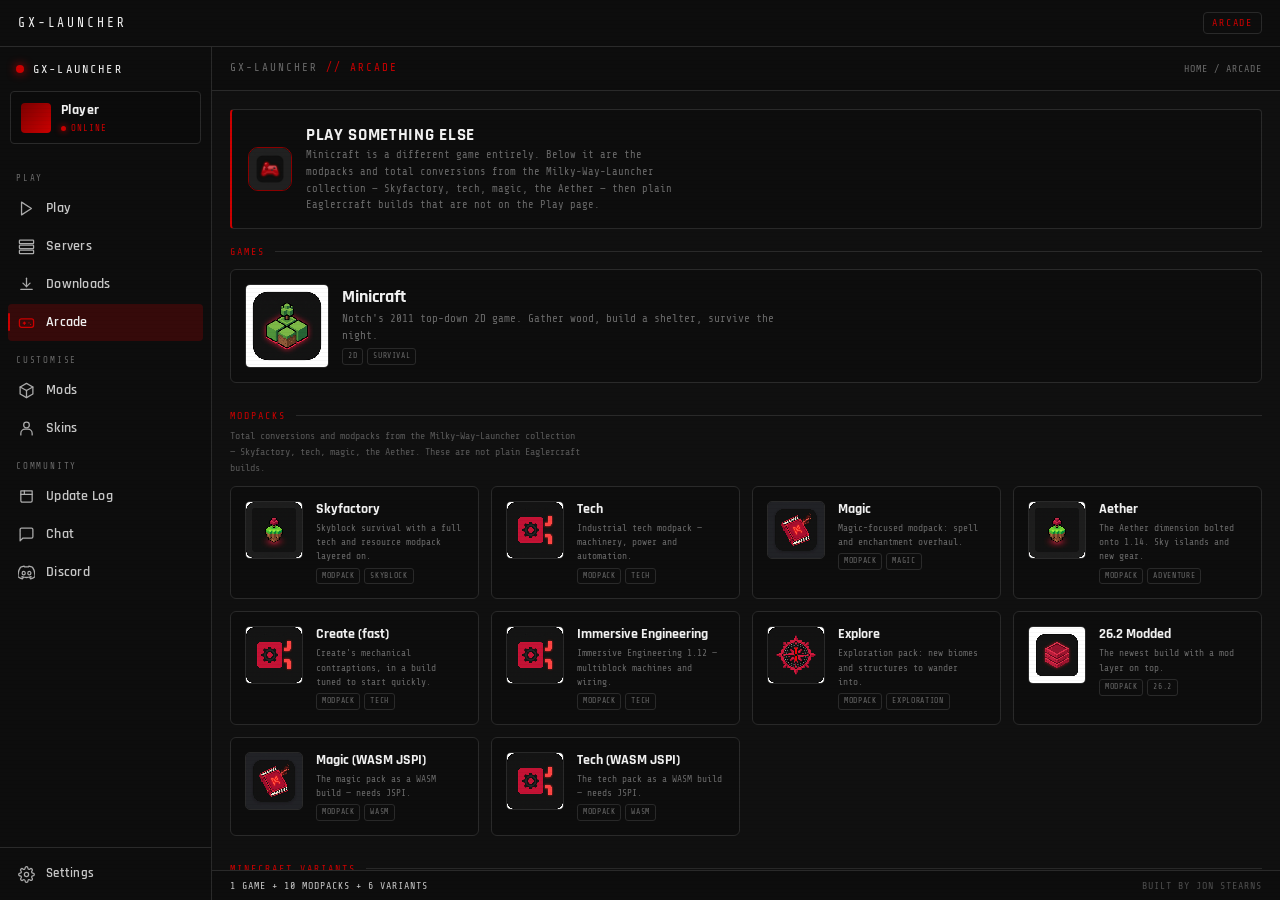
<file: arcade.html>
<!DOCTYPE html>
<html lang="en">
<head>
  <meta charset="UTF-8">
  <meta name="viewport" content="width=device-width, initial-scale=1.0, viewport-fit=cover">
  <title>Arcade — GX-Launcher</title>
  <link rel="icon" type="image/png" href="resources/main.png">
  <link rel="stylesheet" href="styles.css">
  <style>
    .arcade-wrap {
      flex: 1;
      min-height: 0;
      overflow-y: auto;
      padding: var(--pad);
    }
    /* One lead card instead of a bare headline floating over the grid. */
    .arcade-intro {
      display: flex;
      align-items: center;
      gap: 14px;
      padding: 14px 16px;
      margin-bottom: 16px;
      background: var(--panel);
      border: 1px solid var(--border);
      border-left: 2px solid var(--accent);
      border-radius: var(--radius);
    }
    .arcade-intro-text { min-width: 0; }
    .arcade-mark {
      width: 44px;
      height: 44px;
      border-radius: 10px;
      flex: none;
      border: 1px solid var(--border2);
    }
    .arcade-intro h2 {
      font-size: 17px;
      font-weight: 700;
      letter-spacing: .04em;
      text-transform: uppercase;
      color: var(--text-bright);
    }
    .arcade-intro p {
      font-family: var(--mono);
      font-size: 10.5px;
      color: var(--text-dim);
      max-width: 62ch;
      line-height: 1.6;
    }

    .arcade-group { margin-bottom: 26px; }
    .arcade-group + .arcade-group { margin-top: 22px; }
    .arcade-group-note {
      font-family: var(--mono);
      font-size: 10px;
      line-height: 1.6;
      color: var(--text-dim);
      opacity: .8;
      margin: -4px 0 10px;
      max-width: 70ch;
    }
    .arcade-group-title {
      display: flex;
      align-items: center;
      gap: 10px;
      font-family: var(--mono);
      font-size: 10px;
      letter-spacing: .2em;
      text-transform: uppercase;
      color: var(--accent);
      margin-bottom: 10px;
    }
    .arcade-group-title::after {
      content: '';
      flex: 1;
      height: 1px;
      background: var(--border);
    }

    /* A group with a single entry gets a full-width card rather than one
       lonely tile stranded in a four-up grid. */
    .arcade-grid.single { grid-template-columns: minmax(0, 1fr); }
    .arcade-grid.single .game-card { align-items: center; }
    .arcade-grid.single .game-icon { width: 84px; height: 84px; }
    .arcade-grid.single .game-name { font-size: 18px; }
    .arcade-grid.single .game-blurb { -webkit-line-clamp: 2; font-size: 11px; max-width: 74ch; }

    .arcade-grid {
      display: grid;
      grid-template-columns: repeat(auto-fill, minmax(232px, 1fr));
      gap: 12px;
    }
    .arcade-wrap { padding-bottom: 28px; }

    .game-card {
      position: relative;
      display: flex;
      gap: 13px;
      padding: 14px;
      border-bottom: 2px solid transparent;
      background: var(--panel);
      border: 1px solid var(--border);
      border-radius: 6px;
      cursor: pointer;
      text-align: left;
      transition: border-color .14s, background .14s, transform .14s;
    }
    .game-card:hover {
      border-color: var(--accent);
      border-bottom-color: var(--accent);
      background: var(--bg2);
      transform: translateY(-1px);
    }
    .game-card:focus-visible { outline: 2px solid var(--accent); outline-offset: 2px; }

    .game-icon {
      width: 58px;
      height: 58px;
      flex: 0 0 auto;
      border-radius: 5px;
      background: var(--bg3);
      border: 1px solid var(--border);
      display: grid;
      place-items: center;
      overflow: hidden;
      font-family: var(--mono);
      font-size: 17px;
      color: var(--text-dim);
      image-rendering: pixelated;
    }
    .game-icon img { width: 100%; height: 100%; object-fit: contain; }

    .game-meta { min-width: 0; display: flex; flex-direction: column; gap: 3px; justify-content: center; }
    .game-name {
      font-size: 14px;
      font-weight: 700;
      color: var(--text-bright);
      line-height: 1.2;
      overflow: hidden;
      text-overflow: ellipsis;
      white-space: nowrap;
    }
    .game-blurb {
      font-family: var(--mono);
      font-size: 9.5px;
      line-height: 1.5;
      color: var(--text-dim);
      display: -webkit-box;
      -webkit-line-clamp: 3;
      -webkit-box-orient: vertical;
      overflow: hidden;
    }
    .game-tags { display: flex; gap: 4px; flex-wrap: wrap; margin-top: 1px; }

    .game-card .game-play {
      position: absolute;
      top: 9px; right: 9px;
      width: 22px; height: 22px;
      display: grid;
      place-items: center;
      border-radius: 50%;
      background: var(--accent);
      color: #fff;
      opacity: 0;
      transform: scale(.8);
      transition: opacity .14s, transform .14s;
    }
    .game-card:hover .game-play { opacity: 1; transform: scale(1); }
    .game-play svg { width: 10px; height: 10px; fill: currentColor; stroke: none; margin-left: 1px; }

    .arcade-empty {
      padding: 40px 20px;
      text-align: center;
      font-family: var(--mono);
      font-size: 11px;
      line-height: 1.9;
      color: var(--text-dim);
    }

    @media (max-width: 620px) {
      .arcade-grid { grid-template-columns: 1fr; }
      .arcade-wrap { padding: 10px; }
      .game-card { padding: 10px; }
    }
  </style>
</head>
<body>

<div class="launcher">

  <header class="titlebar">
    <button class="nav-toggle" onclick="gxToggleNav()" aria-label="Menu"><span></span><span></span><span></span></button>
    <div class="titlebar-title">GX-LAUNCHER</div>
    <div class="titlebar-right">
      <span class="titlebar-mark" id="gx-title-mark">arcade</span>
    </div>
  </header>

  <div class="content">

        <aside class="sidebar" id="gx-sidebar">
      <div class="sidebar-head">
        <div class="brand"><div class="brand-dot"></div><span class="brand-name">GX-LAUNCHER</span></div>
        <button class="sidebar-close" onclick="gxToggleNav()" aria-label="Close menu">&times;</button>
      </div>
      <div class="profile">
        <div class="profile-avatar" aria-hidden="true"></div>
        <div class="profile-text">
          <span class="profile-name" id="profile-name">Player</span>
          <span class="profile-status"><i class="status-dot"></i>ONLINE</span>
        </div>
      </div>
      <nav class="nav">
        <div class="nav-section-label">Play</div>
        <a class="nav-item" href="#" onclick="redirectToMain()"><svg class="nav-svg" viewBox="0 0 24 24"><polygon points="5 3 19 12 5 21 5 3"/></svg><span class="nav-label">Play</span></a>
        <a class="nav-item" href="#" onclick="redirectToServers()"><svg class="nav-svg" viewBox="0 0 24 24"><rect x="2" y="3" width="20" height="5" rx="1"/><rect x="2" y="10" width="20" height="5" rx="1"/><rect x="2" y="17" width="20" height="5" rx="1"/></svg><span class="nav-label">Servers</span></a>
        <a class="nav-item" href="#" onclick="redirectToDownloads()"><svg class="nav-svg" viewBox="0 0 24 24"><line x1="12" y1="3" x2="12" y2="15"/><polyline points="7 10 12 15 17 10"/><line x1="4" y1="19" x2="20" y2="19"/></svg><span class="nav-label">Downloads</span></a>
        <a class="nav-item active" href="arcade.html"><svg class="nav-svg" viewBox="0 0 24 24"><rect x="2" y="7" width="20" height="12" rx="3"/><line x1="7.5" y1="13" x2="10.5" y2="13"/><line x1="9" y1="11.5" x2="9" y2="14.5"/><circle cx="15.5" cy="12.5" r=".9" fill="currentColor" stroke="none"/><circle cx="17.8" cy="14.8" r=".9" fill="currentColor" stroke="none"/></svg><span class="nav-label">Arcade</span></a>
        <div class="nav-section-label">Customise</div>
        <a class="nav-item" href="#" onclick="redirectToMods()"><svg class="nav-svg" viewBox="0 0 24 24"><path d="M12 2l9 5v10l-9 5-9-5V7z"/><polyline points="3 7 12 12 21 7"/><line x1="12" y1="12" x2="12" y2="22"/></svg><span class="nav-label">Mods</span></a>
        <a class="nav-item" href="#" onclick="redirectToSkins()"><svg class="nav-svg" viewBox="0 0 24 24"><circle cx="12" cy="7" r="4"/><path d="M4 21v-2a6 6 0 0 1 6-6h4a6 6 0 0 1 6 6v2"/></svg><span class="nav-label">Skins</span></a>
        <div class="nav-section-label">Community</div>
        <a class="nav-item" href="#" onclick="redirectToNews()"><svg class="nav-svg" viewBox="0 0 24 24"><path d="M4 4h16v14a2 2 0 01-2 2H6a2 2 0 01-2-2V4z"/><line x1="4" y1="9" x2="20" y2="9"/><line x1="9" y1="4" x2="9" y2="9"/></svg><span class="nav-label">Update Log</span></a>
        <a class="nav-item" href="#" onclick="redirectToChat()"><svg class="nav-svg" viewBox="0 0 24 24"><path d="M21 15a2 2 0 01-2 2H7l-4 4V5a2 2 0 012-2h14a2 2 0 012 2z"/></svg><span class="nav-label">Chat</span></a>
        <a class="nav-item" href="#" onclick="window.open('https://discord.gg/qQBamNZSwz', '_blank')"><svg class="nav-svg" viewBox="0 0 24 24" fill="currentColor"><path d="M20.317 4.37a19.79 19.79 0 0 0-4.885-1.515.074.074 0 0 0-.079.037c-.21.375-.444.864-.608 1.25a18.27 18.27 0 0 0-5.487 0 12.64 12.64 0 0 0-.617-1.25.077.077 0 0 0-.079-.037A19.736 19.736 0 0 0 3.677 4.37a.07.07 0 0 0-.032.027C.533 9.046-.32 13.58.099 18.057a.082.082 0 0 0 .031.057 19.9 19.9 0 0 0 5.993 3.03.078.078 0 0 0 .084-.028 14.09 14.09 0 0 0 1.226-1.994.076.076 0 0 0-.041-.106 13.107 13.107 0 0 1-1.872-.892.077.077 0 0 1-.008-.128 10.2 10.2 0 0 0 .372-.292.074.074 0 0 1 .077-.01c3.928 1.793 8.18 1.793 12.062 0a.074.074 0 0 1 .078.01c.12.098.246.198.373.292a.077.077 0 0 1-.006.128 12.299 12.299 0 0 1-1.873.892.076.076 0 0 0-.04.106c.36.698.772 1.362 1.225 1.994a.076.076 0 0 0 .084.028 19.839 19.839 0 0 0 6.002-3.03.077.077 0 0 0 .032-.057c.5-5.177-.838-9.674-3.549-13.66a.061.061 0 0 0-.031-.028zM8.02 15.33c-1.183 0-2.157-1.085-2.157-2.419 0-1.333.955-2.419 2.157-2.419 1.21 0 2.176 1.096 2.157 2.42 0 1.333-.955 2.418-2.157 2.418zm7.975 0c-1.183 0-2.157-1.085-2.157-2.419 0-1.333.955-2.419 2.157-2.419 1.21 0 2.176 1.096 2.157 2.42 0 1.333-.946 2.418-2.157 2.418z"</svg><span class="nav-label">Discord</span></a>
      </nav>
      <div class="sidebar-foot">
        <a class="nav-item" href="#" onclick="redirectToSettings()"><svg class="nav-svg" viewBox="0 0 24 24"><circle cx="12" cy="12" r="3"/><path d="M19.4 15a1.65 1.65 0 00.33 1.82l.06.06a2 2 0 010 2.83 2 2 0 01-2.83 0l-.06-.06a1.65 1.65 0 00-1.82-.33 1.65 1.65 0 00-1 1.51V21a2 2 0 01-4 0v-.09A1.65 1.65 0 009 19.4a1.65 1.65 0 00-1.82.33l-.06.06a2 2 0 01-2.83-2.83l.06-.06A1.65 1.65 0 004.68 15a1.65 1.65 0 00-1.51-1H3a2 2 0 010-4h.09A1.65 1.65 0 004.6 9a1.65 1.65 0 00-.33-1.82l-.06-.06a2 2 0 012.83-2.83l.06.06A1.65 1.65 0 009 4.68a1.65 1.65 0 001-1.51V3a2 2 0 014 0v.09a1.65 1.65 0 001 1.51 1.65 1.65 0 001.82-.33l.06-.06a2 2 0 012.83 2.83l-.06.06A1.65 1.65 0 0019.4 9a1.65 1.65 0 001.51 1H21a2 2 0 010 4h-.09a1.65 1.65 0 00-1.51 1z"/></svg><span class="nav-label">Settings</span></a>
      </div>
    </aside>

    <main class="main-panel">
      <div class="top-bar">
        <div class="game-title">GX-LAUNCHER <span>// ARCADE</span></div>
        <div class="breadcrumb">HOME / ARCADE</div>
      </div>

      <div class="arcade-wrap">
        <div class="arcade-intro">
          <img class="arcade-mark" src="resources/icons/arcade.png" alt="">
          <div class="arcade-intro-text">
            <h2>Play something else</h2>
            <p>Minicraft is a different game entirely. Below it are the modpacks and total
               conversions from the Milky-Way-Launcher collection — Skyfactory, tech, magic, the
               Aether — then plain Eaglercraft builds that are not on the Play page.</p>
          </div>
        </div>

        <div id="arcade-groups">
          <div class="arcade-empty">Loading games…</div>
        </div>
      </div>

      <div class="bottom-bar">
        <div class="status-line" id="status-line">READY</div>
        <div class="credit">Built by Jon Stearns</div>
      </div>
    </main>

  </div>
</div>

<div class="nav-scrim" id="nav-scrim" onclick="gxToggleNav()"></div>

<!-- Loading overlay -->
<div class="loading-overlay" id="loading-overlay">
  <div class="loading-text" id="loading-text">FETCHING...</div>
  <div class="loading-bar-wrap"><div class="loading-bar" id="loading-bar"></div></div>
</div>

<div class="toast" id="toast"></div>

<script src="local-builds.js" defer></script>
<script src="builds-data.js" defer></script>
<script src="catalog.js" defer></script>
<script src="arcade-data.js" defer></script>
<script src="script.js" defer></script>
<script src="arcade.js" defer></script>
</body>
</html>
</file>
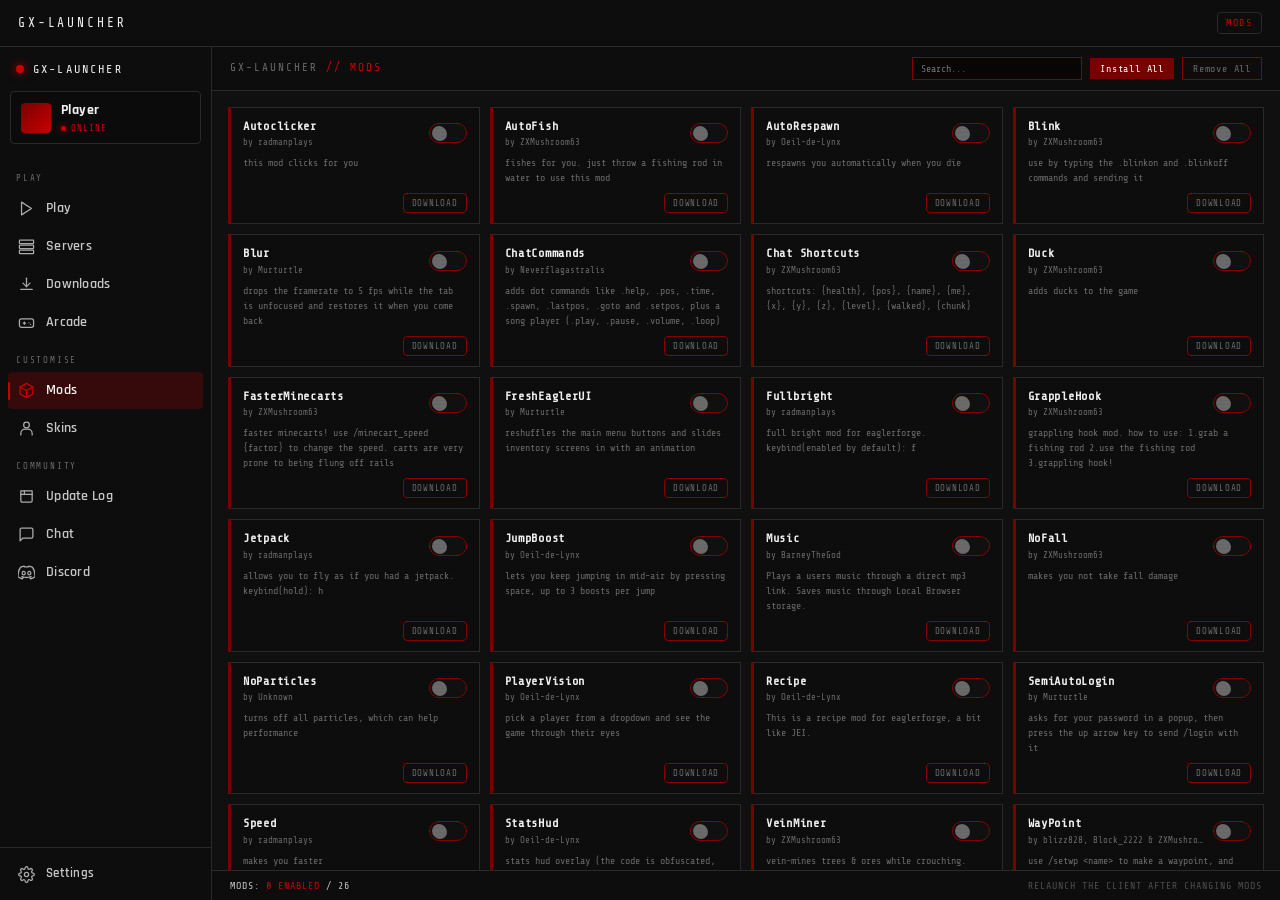
<file: mods.html>
<!DOCTYPE html>
<html lang="en">
<head>
  <meta charset="UTF-8">
  <meta name="viewport" content="width=device-width, initial-scale=1.0, viewport-fit=cover">
  <title>GX-Launcher - Mods</title>
  <link rel="icon" type="image/png" href="resources/main.png">
  <link rel="stylesheet" href="styles.css">
  <script src="local-builds.js" defer></script>
  <script src="builds-data.js" defer></script>
  <script src="catalog.js" defer></script>
  <script src="script.js" defer></script>
  <style>
.mods-top-bar{background:var(--panel);border-bottom:1px solid var(--border);padding:0 18px;height: 44px;display:flex;align-items:center;justify-content:space-between;gap:12px;flex-shrink:0}
.mods-title{font-family:var(--mono);font-size:11px;color:var(--text-dim);text-transform:uppercase;letter-spacing:.18em;display:flex;align-items:center;gap:8px;white-space:nowrap}
.mods-title span{color:var(--accent)}
.mods-controls{display:flex;align-items:center;gap:8px;font-family:var(--mono);font-size:10px;color:var(--text-dim)}
.mods-controls input{background:var(--bg);color:var(--text);border:1px solid var(--border2);padding:4px 8px;font-family:var(--mono);font-size:10px;outline:none;width:170px}
.mods-controls input:focus{border-color:var(--accent)}
.refresh-btn{background:var(--accent-dim);border:none;color:#fff;font-family:var(--mono);font-size:10px;padding:4px 10px;cursor:pointer;letter-spacing:.08em;transition:background .13s}
.refresh-btn:hover{background:var(--accent)}
.refresh-btn.ghost{background:transparent;border:1px solid var(--border2);color:var(--text-dim)}
.refresh-btn.ghost:hover{border-color:var(--accent);color:var(--accent)}
.mods-content{flex:1;padding:16px;overflow-y:auto;scrollbar-width:thin;scrollbar-color:var(--scroll) var(--bg3)}
.mods-content::-webkit-scrollbar{width:5px}.mods-content::-webkit-scrollbar-track{background:var(--bg3)}.mods-content::-webkit-scrollbar-thumb{background:var(--scroll);border-radius:3px}
.mod-grid{display:grid;grid-template-columns:repeat(4,minmax(0,1fr));gap:10px;align-content:start;margin-bottom:26px}
@media(min-width:1201px){.mod-grid .mod-card:nth-last-child(2):nth-child(4n+1){grid-column:2}}
.mod-grid:empty::before{content:"Nothing listed yet. Add a block in mods.html.";grid-column:1/-1;font-family:var(--mono);font-size:11px;color:var(--text-dim);padding:14px;border:1px dashed var(--border)}
.sec-title{font-family:var(--mono);font-size:9px;color:var(--accent);text-transform:uppercase;letter-spacing:.28em;margin-bottom:12px;display:flex;align-items:center;gap:10px}
.sec-title::after{content:"";flex:1;height:1px;background:var(--border)}
@media(max-width:1200px){.mod-grid{grid-template-columns:repeat(3,minmax(0,1fr))}}
@media(max-width:900px){.mod-grid{grid-template-columns:repeat(2,minmax(0,1fr))}}
@media(max-width:560px){.mod-grid{grid-template-columns:1fr}}
.mod-card{background:var(--panel);border:1px solid var(--border);border-left:3px solid var(--accent-dim);padding:10px 12px;position:relative;transition:border-color .13s,box-shadow .13s;box-sizing:border-box;display:flex;flex-direction:column;min-width:0}
.mod-card:hover{border-color:var(--accent);border-left-color:var(--accent);box-shadow:0 0 14px var(--accent-glow)}
.mod-card.on{border-left-color:var(--accent)}
.mod-card.off{border-left-color:#555;opacity:.7}
.mod-header{display:flex;align-items:center;gap:8px;margin-bottom:7px}
.mod-id{flex:1;min-width:0}
.mn{font-family:var(--mono);font-size:12px;font-weight:bold;color:var(--text-bright,#fff);letter-spacing:.06em;overflow:hidden;text-overflow:ellipsis;white-space:nowrap;display:block}
.by{font-family:var(--mono);font-size:9px;color:var(--text-dim);margin-top:2px;white-space:nowrap;overflow:hidden;text-overflow:ellipsis;display:block}
.by::before{content:"by "}
.md{font-family:var(--mono);font-size:10px;color:var(--text-dim);line-height:1.5;flex:1;margin-bottom:8px;word-break:break-word;display:block}
.mod-foot{display:flex;gap:6px;justify-content:flex-end}
.copy-btn{background:none;border:1px solid var(--border2);color:var(--text-dim);font-family:var(--mono);font-size:9px;padding:3px 8px;cursor:pointer;letter-spacing:.08em;transition:border-color .13s,color .13s;text-transform:uppercase}
.copy-btn:hover{border-color:var(--accent);color:var(--accent)}
.copy-btn.rm:hover{border-color:#ff1744;color:#ff5555}
.sw{position:relative;width:38px;height:20px;flex-shrink:0}
.sw input{opacity:0;position:absolute;inset:0;margin:0;cursor:pointer;z-index:2;width:100%;height:100%}
.sw i{position:absolute;inset:0;background:var(--bg3);border:1px solid var(--border2);border-radius:20px;transition:.2s}
.sw i::before{content:"";position:absolute;left:2px;top:2px;width:14px;height:14px;border-radius:50%;background:var(--text-dim);transition:.2s}
.sw input:checked+i{background:var(--accent-dim);border-color:var(--accent)}
.sw input:checked+i::before{transform:translateX(18px);background:var(--accent-hi)}
</style>
</head>
<body>

<div class="launcher">

  <!-- TITLE BAR -->
  <header class="titlebar">
    <button class="nav-toggle" onclick="gxToggleNav()" aria-label="Menu"><span></span><span></span><span></span></button>
    <div class="titlebar-title">GX-LAUNCHER</div>
    <div class="titlebar-right">
      <span class="titlebar-mark" id="gx-title-mark">mods</span>
    </div>
  </header>

  <div class="content">

    <!-- SIDEBAR -->
    <aside class="sidebar" id="gx-sidebar">
      <div class="sidebar-head">
        <div class="brand"><div class="brand-dot"></div><span class="brand-name">GX-LAUNCHER</span></div>
        <button class="sidebar-close" onclick="gxToggleNav()" aria-label="Close menu">&times;</button>
      </div>
      <div class="profile">
        <div class="profile-avatar" aria-hidden="true"></div>
        <div class="profile-text">
          <span class="profile-name" id="profile-name">Player</span>
          <span class="profile-status"><i class="status-dot"></i>ONLINE</span>
        </div>
      </div>
      <nav class="nav">
        <div class="nav-section-label">Play</div>
        <a class="nav-item" href="#" onclick="redirectToMain()"><svg class="nav-svg" viewBox="0 0 24 24"><polygon points="5 3 19 12 5 21 5 3"/></svg><span class="nav-label">Play</span></a>
        <a class="nav-item" href="#" onclick="redirectToServers()"><svg class="nav-svg" viewBox="0 0 24 24"><rect x="2" y="3" width="20" height="5" rx="1"/><rect x="2" y="10" width="20" height="5" rx="1"/><rect x="2" y="17" width="20" height="5" rx="1"/></svg><span class="nav-label">Servers</span></a>
        <a class="nav-item" href="#" onclick="redirectToDownloads()"><svg class="nav-svg" viewBox="0 0 24 24"><line x1="12" y1="3" x2="12" y2="15"/><polyline points="7 10 12 15 17 10"/><line x1="4" y1="19" x2="20" y2="19"/></svg><span class="nav-label">Downloads</span></a>
        <a class="nav-item" href="arcade.html"><svg class="nav-svg" viewBox="0 0 24 24"><rect x="2" y="7" width="20" height="12" rx="3"/><line x1="7.5" y1="13" x2="10.5" y2="13"/><line x1="9" y1="11.5" x2="9" y2="14.5"/><circle cx="15.5" cy="12.5" r=".9" fill="currentColor" stroke="none"/><circle cx="17.8" cy="14.8" r=".9" fill="currentColor" stroke="none"/></svg><span class="nav-label">Arcade</span></a>
        <div class="nav-section-label">Customise</div>
        <a class="nav-item active" href="#" onclick="redirectToMods()"><svg class="nav-svg" viewBox="0 0 24 24"><path d="M12 2l9 5v10l-9 5-9-5V7z"/><polyline points="3 7 12 12 21 7"/><line x1="12" y1="12" x2="12" y2="22"/></svg><span class="nav-label">Mods</span></a>
        <a class="nav-item" href="#" onclick="redirectToSkins()"><svg class="nav-svg" viewBox="0 0 24 24"><circle cx="12" cy="7" r="4"/><path d="M4 21v-2a6 6 0 0 1 6-6h4a6 6 0 0 1 6 6v2"/></svg><span class="nav-label">Skins</span></a>
        <div class="nav-section-label">Community</div>
        <a class="nav-item" href="#" onclick="redirectToNews()"><svg class="nav-svg" viewBox="0 0 24 24"><path d="M4 4h16v14a2 2 0 01-2 2H6a2 2 0 01-2-2V4z"/><line x1="4" y1="9" x2="20" y2="9"/><line x1="9" y1="4" x2="9" y2="9"/></svg><span class="nav-label">Update Log</span></a>
        <a class="nav-item" href="#" onclick="redirectToChat()"><svg class="nav-svg" viewBox="0 0 24 24"><path d="M21 15a2 2 0 01-2 2H7l-4 4V5a2 2 0 012-2h14a2 2 0 012 2z"/></svg><span class="nav-label">Chat</span></a>
        <a class="nav-item" href="#" onclick="window.open('https://discord.gg/qQBamNZSwz', '_blank')"><svg class="nav-svg" viewBox="0 0 24 24" fill="currentColor"><path d="M20.317 4.37a19.79 19.79 0 0 0-4.885-1.515.074.074 0 0 0-.079.037c-.21.375-.444.864-.608 1.25a18.27 18.27 0 0 0-5.487 0 12.64 12.64 0 0 0-.617-1.25.077.077 0 0 0-.079-.037A19.736 19.736 0 0 0 3.677 4.37a.07.07 0 0 0-.032.027C.533 9.046-.32 13.58.099 18.057a.082.082 0 0 0 .031.057 19.9 19.9 0 0 0 5.993 3.03.078.078 0 0 0 .084-.028 14.09 14.09 0 0 0 1.226-1.994.076.076 0 0 0-.041-.106 13.107 13.107 0 0 1-1.872-.892.077.077 0 0 1-.008-.128 10.2 10.2 0 0 0 .372-.292.074.074 0 0 1 .077-.01c3.928 1.793 8.18 1.793 12.062 0a.074.074 0 0 1 .078.01c.12.098.246.198.373.292a.077.077 0 0 1-.006.128 12.299 12.299 0 0 1-1.873.892.076.076 0 0 0-.04.106c.36.698.772 1.362 1.225 1.994a.076.076 0 0 0 .084.028 19.839 19.839 0 0 0 6.002-3.03.077.077 0 0 0 .032-.057c.5-5.177-.838-9.674-3.549-13.66a.061.061 0 0 0-.031-.028zM8.02 15.33c-1.183 0-2.157-1.085-2.157-2.419 0-1.333.955-2.419 2.157-2.419 1.21 0 2.176 1.096 2.157 2.42 0 1.333-.955 2.418-2.157 2.418zm7.975 0c-1.183 0-2.157-1.085-2.157-2.419 0-1.333.955-2.419 2.157-2.419 1.21 0 2.176 1.096 2.157 2.42 0 1.333-.946 2.418-2.157 2.418z"</svg><span class="nav-label">Discord</span></a>
      </nav>
      <div class="sidebar-foot">
        <a class="nav-item" href="#" onclick="redirectToSettings()"><svg class="nav-svg" viewBox="0 0 24 24"><circle cx="12" cy="12" r="3"/><path d="M19.4 15a1.65 1.65 0 00.33 1.82l.06.06a2 2 0 010 2.83 2 2 0 01-2.83 0l-.06-.06a1.65 1.65 0 00-1.82-.33 1.65 1.65 0 00-1 1.51V21a2 2 0 01-4 0v-.09A1.65 1.65 0 009 19.4a1.65 1.65 0 00-1.82.33l-.06.06a2 2 0 01-2.83-2.83l.06-.06A1.65 1.65 0 004.68 15a1.65 1.65 0 00-1.51-1H3a2 2 0 010-4h.09A1.65 1.65 0 004.6 9a1.65 1.65 0 00-.33-1.82l-.06-.06a2 2 0 012.83-2.83l.06.06A1.65 1.65 0 009 4.68a1.65 1.65 0 001-1.51V3a2 2 0 014 0v.09a1.65 1.65 0 001 1.51 1.65 1.65 0 001.82-.33l.06-.06a2 2 0 012.83 2.83l-.06.06A1.65 1.65 0 0019.4 9a1.65 1.65 0 001.51 1H21a2 2 0 010 4h-.09a1.65 1.65 0 00-1.51 1z"/></svg><span class="nav-label">Settings</span></a>
      </div>
    </aside>

    <!-- MAIN PANEL -->
    <div class="main-panel">
      <div class="mods-top-bar">
        <div class="mods-title">GX-LAUNCHER <span>// MODS</span></div>
        <div class="mods-controls">
          <input type="text" id="mod-search" placeholder="Search...">
          <button class="refresh-btn" id="installAll">Install All</button>
          <button class="refresh-btn ghost" id="reset">Remove All</button>
        </div>
      </div>

      <div class="mods-content">

        <!-- ================= ADD MODS HERE =================
             One block per mod. data-folder = folder name: code is fetched from the
             repo (mods/<folder>/mod.js on GitHub). Optional: data-file="Folder/other.js".
             Only name / by / description are shown. -->
        <div class="mod-grid" id="mod-grid">
          <div class="mod-card" data-folder="Autoclicker">
            <span class="mn">Autoclicker</span>
            <span class="by">radmanplays</span>
            <span class="md">this mod clicks for you</span>
          </div>
          <div class="mod-card" data-folder="AutoFish">
            <span class="mn">AutoFish</span>
            <span class="by">ZXMushroom63</span>
            <span class="md">fishes for you. just throw a fishing rod in water to use this mod</span>
          </div>
          <div class="mod-card" data-folder="AutoRespawn">
            <span class="mn">AutoRespawn</span>
            <span class="by">Oeil-de-Lynx</span>
            <span class="md">respawns you automatically when you die</span>
          </div>
          <div class="mod-card" data-folder="Blink">
            <span class="mn">Blink</span>
            <span class="by">ZXMushroom63</span>
            <span class="md">use by typing the .blinkon and .blinkoff commands and sending it</span>
          </div>
          <div class="mod-card" data-folder="Blur">
            <span class="mn">Blur</span>
            <span class="by">Murturtle</span>
            <span class="md">drops the framerate to 5 fps while the tab is unfocused and restores it when you come back</span>
          </div>
          <div class="mod-card" data-folder="ChatCommands">
            <span class="mn">ChatCommands</span>
            <span class="by">Neverflagastralis</span>
            <span class="md">adds dot commands like .help, .pos, .time, .spawn, .lastpos, .goto and .setpos, plus a song player (.play, .pause, .volume, .loop)</span>
          </div>
          <div class="mod-card" data-folder="ChatShortcuts">
            <span class="mn">Chat Shortcuts</span>
            <span class="by">ZXMushroom63</span>
            <span class="md">shortcuts: {health}, {pos}, {name}, {me}, {x}, {y}, {z}, {level}, {walked}, {chunk}</span>
          </div>
          <div class="mod-card" data-folder="Duck">
            <span class="mn">Duck</span>
            <span class="by">ZXMushroom63</span>
            <span class="md">adds ducks to the game</span>
          </div>
          <div class="mod-card" data-folder="FasterMinecarts">
            <span class="mn">FasterMinecarts</span>
            <span class="by">ZXMushroom63</span>
            <span class="md">faster minecarts! use /minecart_speed {factor} to change the speed. carts are very prone to being flung off rails</span>
          </div>
          <div class="mod-card" data-folder="FreshEaglerUI">
            <span class="mn">FreshEaglerUI</span>
            <span class="by">Murturtle</span>
            <span class="md">reshuffles the main menu buttons and slides inventory screens in with an animation</span>
          </div>
          <div class="mod-card" data-folder="Fullbright">
            <span class="mn">Fullbright</span>
            <span class="by">radmanplays</span>
            <span class="md">full bright mod for eaglerforge. keybind(enabled by default): f</span>
          </div>
          <div class="mod-card" data-folder="GrappleHook">
            <span class="mn">GrappleHook</span>
            <span class="by">ZXMushroom63</span>
            <span class="md">grappling hook mod. how to use: 1.grab a fishing rod 2.use the fishing rod 3.grappling hook!</span>
          </div>
          <div class="mod-card" data-folder="Jetpack">
            <span class="mn">Jetpack</span>
            <span class="by">radmanplays</span>
            <span class="md">allows you to fly as if you had a jetpack. keybind(hold): h</span>
          </div>
          <div class="mod-card" data-folder="JumpBoost">
            <span class="mn">JumpBoost</span>
            <span class="by">Oeil-de-Lynx</span>
            <span class="md">lets you keep jumping in mid-air by pressing space, up to 3 boosts per jump</span>
          </div>
          <div class="mod-card" data-folder="Music">
            <span class="mn">Music</span>
            <span class="by">BarneyTheGod</span>
            <span class="md">Plays a users music through a direct mp3 link. Saves music through Local Browser storage.</span>
          </div>
          <div class="mod-card" data-folder="NoFall">
            <span class="mn">NoFall</span>
            <span class="by">ZXMushroom63</span>
            <span class="md">makes you not take fall damage</span>
          </div>
          <div class="mod-card" data-folder="NoParticles">
            <span class="mn">NoParticles</span>
            <span class="by">Unknown</span>
            <span class="md">turns off all particles, which can help performance</span>
          </div>
          <div class="mod-card" data-folder="PlayerVision">
            <span class="mn">PlayerVision</span>
            <span class="by">Oeil-de-Lynx</span>
            <span class="md">pick a player from a dropdown and see the game through their eyes</span>
          </div>
          <div class="mod-card" data-folder="Recipe">
            <span class="mn">Recipe</span>
            <span class="by">Oeil-de-Lynx</span>
            <span class="md">This is a recipe mod for eaglerforge, a bit like JEI.</span>
          </div>
          <div class="mod-card" data-folder="SemiAutoLogin">
            <span class="mn">SemiAutoLogin</span>
            <span class="by">Murturtle</span>
            <span class="md">asks for your password in a popup, then press the up arrow key to send /login with it</span>
          </div>
          <div class="mod-card" data-folder="Speed">
            <span class="mn">Speed</span>
            <span class="by">radmanplays</span>
            <span class="md">makes you faster</span>
          </div>
          <div class="mod-card" data-folder="StatsHud">
            <span class="mn">StatsHud</span>
            <span class="by">Oeil-de-Lynx</span>
            <span class="md">stats hud overlay (the code is obfuscated, so this is going by the name)</span>
          </div>
          <div class="mod-card" data-folder="VeinMiner">
            <span class="mn">VeinMiner</span>
            <span class="by">ZXMushroom63</span>
            <span class="md">vein-mines trees &amp; ores while crouching. press the 'config' button for settings</span>
          </div>
          <div class="mod-card" data-folder="WayPoint">
            <span class="mn">WayPoint</span>
            <span class="by">blizz828, Block_2222 &amp; ZXMushroom63</span>
            <span class="md">use /setwp &lt;name&gt; to make a waypoint, and /wp &lt;name&gt; to go to it. /remwp &lt;name&gt; to delete a waypoint. /listwp to list all waypoints</span>
          </div>
          <div class="mod-card" data-folder="WorldEdit">
            <span class="mn">WorldEdit</span>
            <span class="by">radmanplays</span>
            <span class="md">use //wand, //set and //walls in singleplayer worlds</span>
          </div>
          <div class="mod-card" data-folder="Xray">
            <span class="mn">Xray</span>
            <span class="by">radmanplays</span>
            <span class="md">simple xray mod. its recommended to use this with Fullbright. keybind: x</span>
          </div>
        </div>

      </div>

      <div class="bottom-bar">
        <div class="status-line" id="status-line">MODS</div>
        <div class="credit">Relaunch the client after changing mods</div>
      </div>
    </div>
  </div>
</div>

<div class="toast" id="toast"></div>

<script>
(function(){
const $=id=>document.getElementById(id);
const toast=(m,e)=>typeof showToast==='function'?showToast(m,e):console.log(m);
const P=r=>new Promise((res,rej)=>{r.onsuccess=()=>res(r.result);r.onerror=()=>rej(r.error);});
// Same logic EFI's own loader uses
async function db(){
  const d=await P(indexedDB.open("EF_MODS"));
  if(!d.objectStoreNames.contains("filesystem")){
    d.close();
    const r=indexedDB.open("EF_MODS",d.version+1);
    r.onupgradeneeded=e=>e.target.result.createObjectStore("filesystem");
    return P(r);
  }
  return d;
}
async function get(key){const d=await db();try{const o=await P(d.transaction(["filesystem"],"readonly").objectStore("filesystem").get(key));return o?await o.text():null;}finally{d.close();}}
async function put(key,text){const d=await db();try{await P(d.transaction(["filesystem"],"readwrite").objectStore("filesystem").put(new Blob([new TextEncoder().encode(text)],{type:"text/plain"}),key));}finally{d.close();}}
async function del(key){const d=await db();try{await P(d.transaction(["filesystem"],"readwrite").objectStore("filesystem").delete(key));}finally{d.close();}}
async function clearAll(){const d=await db();try{await P(d.transaction(["filesystem"],"readwrite").objectStore("filesystem").clear());}finally{d.close();}}
const split=t=>t?t.split("|").filter(Boolean):[];
const getActive=async()=>split(await get("mods.txt"));
const getOff=async()=>split(await get("mods-disabled.txt"));
const setActive=l=>put("mods.txt",[...new Set(l)].sort().join("|"));
const setOff=l=>put("mods-disabled.txt",[...new Set(l)].sort().join("|"));
const clean=n=>n.replace(/[|\\\/]/g,"_").replace(/^web@/,"").trim();

function meta(src){
  const m=k=>{const r=new RegExp("ModAPI\\.meta\\."+k+"\\(\\s*([\"'`])([\\s\\S]*?)\\1");const x=src.match(r);return x?x[2]:"";};
  return {title:m("title"),ver:m("version"),dev:m("credits")||m("developer"),desc:m("description")};
}
function syntaxOk(src){try{new Function(src);return null;}catch(e){return e.message;}}

async function installFile(name,src){
  name=clean(name);if(!name)throw new Error("Bad name");
  if(!/\.js$/i.test(name))name+=".js";
  const err=syntaxOk(src);
  if(err&&!confirm(name+" has a syntax error:\n"+err+"\n\nInstall anyway?"))return false;
  const off=await getOff();
  await put("mods/"+name,src);
  const act=await getActive();
  await setActive(act.concat(name));
  if(off.includes(name))await setOff(off.filter(x=>x!==name));
  return true;
}

function dlText(name,text){const u=URL.createObjectURL(new Blob([text],{type:"text/javascript"}));const l=document.createElement("a");l.href=u;l.download=name;l.click();setTimeout(()=>URL.revokeObjectURL(u),2000);}
const MODS=[...document.querySelectorAll("#mod-grid .mod-card")].map(el=>{
  const f=el.dataset.folder.trim();
  return{el,folder:f,key:clean(f)+".js",file:el.dataset.file||f+"/mod.js",
    name:el.querySelector(".mn").textContent,by:(el.querySelector(".by")||{}).textContent||"",desc:(el.querySelector(".md")||{}).textContent||""};
});
const MODS_BASE="https://raw.githubusercontent.com/XENOTECH-X/GX-Launcher/main/mods/";
const modPath=p=>MODS_BASE+p.split("/").map(encodeURIComponent).join("/");
async function fetchMod(m){
  const r=await fetch(modPath(m.file),{cache:"no-store"});
  if(!r.ok)throw new Error(m.name+": HTTP "+r.status);
  return r.text();
}
async function installMod(m){return installFile(m.key,await fetchMod(m));}
for(const m of MODS){
  m.el.innerHTML='<div class="mod-header"><div class="mod-id"><span class="mn"></span><span class="by"></span></div><label class="sw" title="Enable / disable"><input type="checkbox"><i></i></label></div><span class="md"></span><div class="mod-foot"><button class="copy-btn" data-a="dl">Download</button><button class="copy-btn rm" data-a="rm" style="display:none">Remove</button></div>';
  m.el.querySelector(".mn").textContent=m.name;m.el.querySelector(".mn").title=m.name;
  const by=m.el.querySelector(".by");if(m.by)by.textContent=m.by;else by.remove();
  m.el.querySelector(".md").textContent=m.desc;
  m.sw=m.el.querySelector(".sw input");
  m.sw.onchange=async()=>{
    const want=m.sw.checked;
    try{
      const act=await getActive(),off=await getOff();
      const inst=act.includes(m.key)||off.includes(m.key);
      if(!inst){
        if(want&&await installMod(m))toast("Installed "+m.name+". Relaunch the client.");
      }else{
        await setActive(want?act.concat(m.key):act.filter(x=>x!==m.key));
        await setOff(want?off.filter(x=>x!==m.key):off.concat(m.key));
        toast((want?"Enabled ":"Disabled ")+m.name);
      }
    }catch(err){toast(err.message,true);}
    refresh();
  };
  m.el.onclick=async ev=>{
    const a=ev.target.dataset&&ev.target.dataset.a;if(!a)return;
    try{
      const act=await getActive(),off=await getOff();
      const inst=act.includes(m.key)||off.includes(m.key);
      if(a==="rm"){
        if(!confirm("Remove "+m.name+"?"))return;
        await setActive(act.filter(x=>x!==m.key));await setOff(off.filter(x=>x!==m.key));await del("mods/"+m.key);
        toast("Removed "+m.name);
      }else if(a==="dl"){
        dlText(m.folder+".js",inst?await get("mods/"+m.key):await fetchMod(m));
      }
      refresh();
    }catch(err){toast(err.message,true);}
  };
}
async function autofill(){
  for(const m of MODS){
    if(m.by&&m.desc)continue;
    try{
      const x=meta(await fetchMod(m));
      if(!m.desc&&x.desc)m.el.querySelector(".md").textContent=m.desc=x.desc;
      if(!m.by&&x.dev){
        const sp=document.createElement("span");sp.className="by";sp.textContent=m.by=x.dev;
        m.el.querySelector(".mn").after(sp);
      }
    }catch(e){}
  }
}
autofill();
async function refresh(){
  let act=[],off=[];
  try{act=await getActive();off=await getOff();}catch(e){toast("IndexedDB unavailable: "+e.message,true);}
  for(const m of MODS){
    const inst=act.includes(m.key)||off.includes(m.key),on=act.includes(m.key);
    m.sw.checked=on;
    m.el.classList.toggle("on",on);
    m.el.classList.toggle("off",inst&&!on);
    m.el.querySelector(".rm").style.display=inst?"":"none";
  }
  if(typeof setStatus==="function")setStatus("MODS: <span class=\"hl\">"+MODS.filter(m=>act.includes(m.key)).length+" ENABLED</span> / "+MODS.length);
}
$("mod-search").oninput=e=>{const q=e.target.value.trim().toLowerCase();for(const m of MODS)m.el.style.display=!q||(m.name+" "+m.by+" "+m.desc).toLowerCase().includes(q)?"":"none";};
$("installAll").onclick=async()=>{
  let ok=0;
  for(const m of MODS){try{if(await installMod(m))ok++;}catch(e){toast(e.message,true);}}
  toast("Installed "+ok+" mod"+(ok==1?"":"s")+". Relaunch the client.");refresh();
};
$("reset").onclick=async()=>{
  if(!confirm("Remove ALL mods from the EFI mod store?"))return;
  await clearAll();toast("All mods removed");refresh();
};
document.addEventListener("DOMContentLoaded",refresh);
if(document.readyState!=="loading")refresh();
})();
</script>
</body>
</html>
</file>
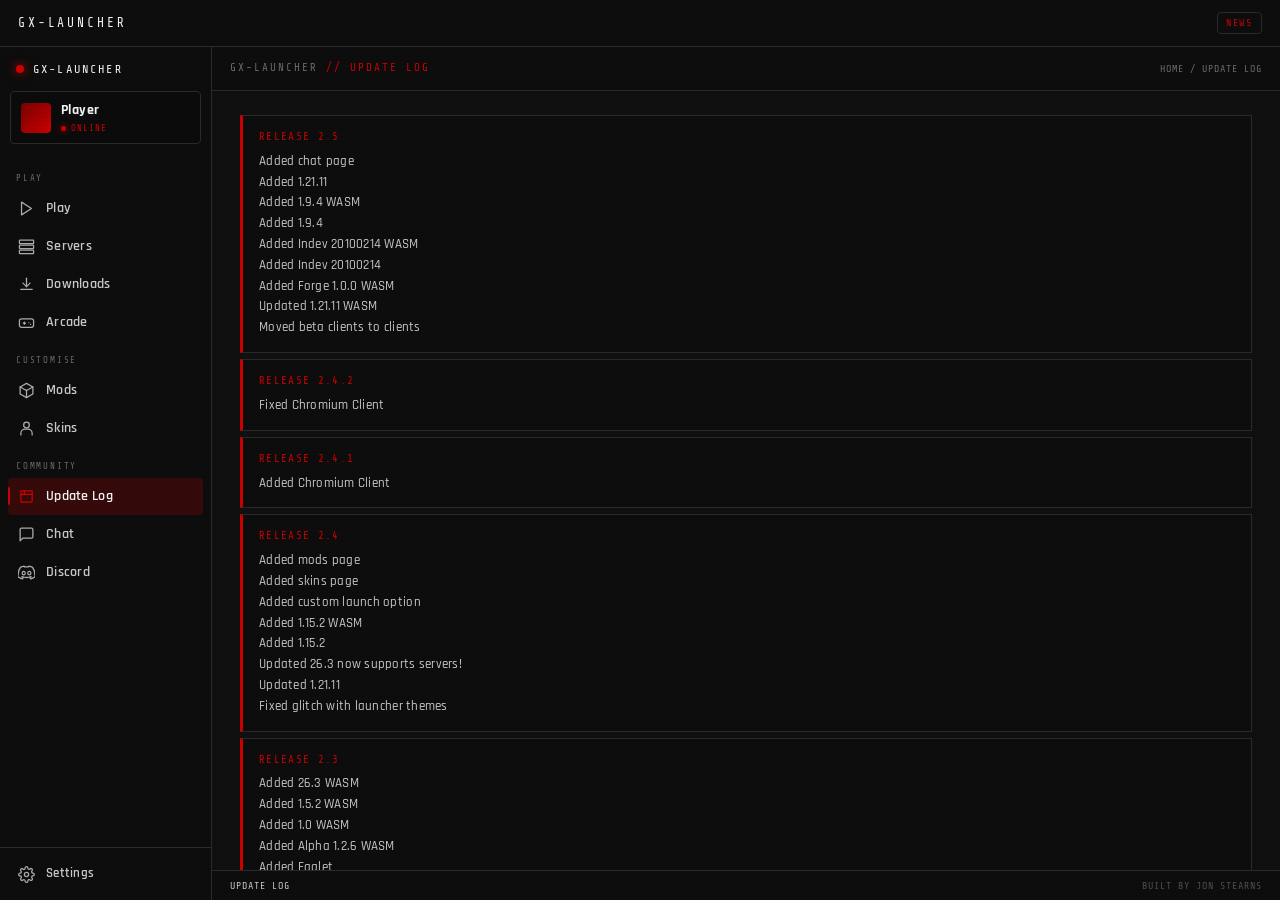
<file: news.html>
<!DOCTYPE html>
<html lang="en">
<head>
  <meta charset="UTF-8">
  <meta name="viewport" content="width=device-width, initial-scale=1.0, viewport-fit=cover">
  <title>GX-Launcher</title>
  <link rel="icon" type="image/png" href="resources/main.png">
  <link rel="stylesheet" href="styles.css">
  <script src="local-builds.js" defer></script>
  <script src="builds-data.js" defer></script>
  <script src="catalog.js" defer></script>
  <script src="script.js" defer></script>
  <style>
    .news-scroll {
      flex: 1;
      overflow-y: auto;
      padding: 24px 28px;
      scrollbar-width: thin;
      scrollbar-color: var(--scroll) var(--bg3);
    }
    .news-scroll::-webkit-scrollbar { width: 5px; }
    .news-scroll::-webkit-scrollbar-track { background: var(--bg3); }
    .news-scroll::-webkit-scrollbar-thumb { background: var(--scroll); border-radius: 3px; }

    .news-entry {
      padding: 14px 16px;
      background: var(--panel);
      border: 1px solid var(--border);
      border-left: 3px solid var(--accent);
      margin-bottom: 6px;
      transition: border-color 0.13s;
    }
    .news-entry:hover { border-color: var(--border2); border-left-color: var(--accent-hi); }

    .news-version {
      font-family: var(--mono);
      font-size: 11px;
      color: var(--accent);
      letter-spacing: 0.12em;
      margin-bottom: 6px;
    }
    .news-body {
      font-size: 13px;
      font-weight: 500;
      color: var(--text);
      line-height: 1.6;
      letter-spacing: 0.02em;
    }
    .news-body ul { padding-left: 18px; margin: 4px 0 0; }
    .news-body li { margin-bottom: 3px; color: var(--text); }
  </style>
</head>
<body>
<div class="launcher">

  <header class="titlebar">
    <button class="nav-toggle" onclick="gxToggleNav()" aria-label="Menu"><span></span><span></span><span></span></button>
    <div class="titlebar-title">GX-LAUNCHER</div>
    <div class="titlebar-right">
      <span class="titlebar-mark" id="gx-title-mark">news</span>
    </div>
  </header>

  <div class="content">
    <aside class="sidebar" id="gx-sidebar">
      <div class="sidebar-head">
        <div class="brand"><div class="brand-dot"></div><span class="brand-name">GX-LAUNCHER</span></div>
        <button class="sidebar-close" onclick="gxToggleNav()" aria-label="Close menu">&times;</button>
      </div>
      <div class="profile">
        <div class="profile-avatar" aria-hidden="true"></div>
        <div class="profile-text">
          <span class="profile-name" id="profile-name">Player</span>
          <span class="profile-status"><i class="status-dot"></i>ONLINE</span>
        </div>
      </div>
      <nav class="nav">
        <div class="nav-section-label">Play</div>
        <a class="nav-item" href="#" onclick="redirectToMain()"><svg class="nav-svg" viewBox="0 0 24 24"><polygon points="5 3 19 12 5 21 5 3"/></svg><span class="nav-label">Play</span></a>
        <a class="nav-item" href="#" onclick="redirectToServers()"><svg class="nav-svg" viewBox="0 0 24 24"><rect x="2" y="3" width="20" height="5" rx="1"/><rect x="2" y="10" width="20" height="5" rx="1"/><rect x="2" y="17" width="20" height="5" rx="1"/></svg><span class="nav-label">Servers</span></a>
        <a class="nav-item" href="#" onclick="redirectToDownloads()"><svg class="nav-svg" viewBox="0 0 24 24"><line x1="12" y1="3" x2="12" y2="15"/><polyline points="7 10 12 15 17 10"/><line x1="4" y1="19" x2="20" y2="19"/></svg><span class="nav-label">Downloads</span></a>
        <a class="nav-item" href="arcade.html"><svg class="nav-svg" viewBox="0 0 24 24"><rect x="2" y="7" width="20" height="12" rx="3"/><line x1="7.5" y1="13" x2="10.5" y2="13"/><line x1="9" y1="11.5" x2="9" y2="14.5"/><circle cx="15.5" cy="12.5" r=".9" fill="currentColor" stroke="none"/><circle cx="17.8" cy="14.8" r=".9" fill="currentColor" stroke="none"/></svg><span class="nav-label">Arcade</span></a>
        <div class="nav-section-label">Customise</div>
        <a class="nav-item" href="#" onclick="redirectToMods()"><svg class="nav-svg" viewBox="0 0 24 24"><path d="M12 2l9 5v10l-9 5-9-5V7z"/><polyline points="3 7 12 12 21 7"/><line x1="12" y1="12" x2="12" y2="22"/></svg><span class="nav-label">Mods</span></a>
        <a class="nav-item" href="#" onclick="redirectToSkins()"><svg class="nav-svg" viewBox="0 0 24 24"><circle cx="12" cy="7" r="4"/><path d="M4 21v-2a6 6 0 0 1 6-6h4a6 6 0 0 1 6 6v2"/></svg><span class="nav-label">Skins</span></a>
        <div class="nav-section-label">Community</div>
        <a class="nav-item active" href="#" onclick="redirectToNews()"><svg class="nav-svg" viewBox="0 0 24 24"><path d="M4 4h16v14a2 2 0 01-2 2H6a2 2 0 01-2-2V4z"/><line x1="4" y1="9" x2="20" y2="9"/><line x1="9" y1="4" x2="9" y2="9"/></svg><span class="nav-label">Update Log</span></a>
        <a class="nav-item" href="#" onclick="redirectToChat()"><svg class="nav-svg" viewBox="0 0 24 24"><path d="M21 15a2 2 0 01-2 2H7l-4 4V5a2 2 0 012-2h14a2 2 0 012 2z"/></svg><span class="nav-label">Chat</span></a>
        <a class="nav-item" href="#" onclick="window.open('https://discord.gg/qQBamNZSwz', '_blank')"><svg class="nav-svg" viewBox="0 0 24 24" fill="currentColor"><path d="M20.317 4.37a19.79 19.79 0 0 0-4.885-1.515.074.074 0 0 0-.079.037c-.21.375-.444.864-.608 1.25a18.27 18.27 0 0 0-5.487 0 12.64 12.64 0 0 0-.617-1.25.077.077 0 0 0-.079-.037A19.736 19.736 0 0 0 3.677 4.37a.07.07 0 0 0-.032.027C.533 9.046-.32 13.58.099 18.057a.082.082 0 0 0 .031.057 19.9 19.9 0 0 0 5.993 3.03.078.078 0 0 0 .084-.028 14.09 14.09 0 0 0 1.226-1.994.076.076 0 0 0-.041-.106 13.107 13.107 0 0 1-1.872-.892.077.077 0 0 1-.008-.128 10.2 10.2 0 0 0 .372-.292.074.074 0 0 1 .077-.01c3.928 1.793 8.18 1.793 12.062 0a.074.074 0 0 1 .078.01c.12.098.246.198.373.292a.077.077 0 0 1-.006.128 12.299 12.299 0 0 1-1.873.892.076.076 0 0 0-.04.106c.36.698.772 1.362 1.225 1.994a.076.076 0 0 0 .084.028 19.839 19.839 0 0 0 6.002-3.03.077.077 0 0 0 .032-.057c.5-5.177-.838-9.674-3.549-13.66a.061.061 0 0 0-.031-.028zM8.02 15.33c-1.183 0-2.157-1.085-2.157-2.419 0-1.333.955-2.419 2.157-2.419 1.21 0 2.176 1.096 2.157 2.42 0 1.333-.955 2.418-2.157 2.418zm7.975 0c-1.183 0-2.157-1.085-2.157-2.419 0-1.333.955-2.419 2.157-2.419 1.21 0 2.176 1.096 2.157 2.42 0 1.333-.946 2.418-2.157 2.418z"</svg><span class="nav-label">Discord</span></a>
      </nav>
      <div class="sidebar-foot">
        <a class="nav-item" href="#" onclick="redirectToSettings()"><svg class="nav-svg" viewBox="0 0 24 24"><circle cx="12" cy="12" r="3"/><path d="M19.4 15a1.65 1.65 0 00.33 1.82l.06.06a2 2 0 010 2.83 2 2 0 01-2.83 0l-.06-.06a1.65 1.65 0 00-1.82-.33 1.65 1.65 0 00-1 1.51V21a2 2 0 01-4 0v-.09A1.65 1.65 0 009 19.4a1.65 1.65 0 00-1.82.33l-.06.06a2 2 0 01-2.83-2.83l.06-.06A1.65 1.65 0 004.68 15a1.65 1.65 0 00-1.51-1H3a2 2 0 010-4h.09A1.65 1.65 0 004.6 9a1.65 1.65 0 00-.33-1.82l-.06-.06a2 2 0 012.83-2.83l.06.06A1.65 1.65 0 009 4.68a1.65 1.65 0 001-1.51V3a2 2 0 014 0v.09a1.65 1.65 0 001 1.51 1.65 1.65 0 001.82-.33l.06-.06a2 2 0 012.83 2.83l-.06.06A1.65 1.65 0 0019.4 9a1.65 1.65 0 001.51 1H21a2 2 0 010 4h-.09a1.65 1.65 0 00-1.51 1z"/></svg><span class="nav-label">Settings</span></a>
      </div>
    </aside>

    <div class="main-panel">
      <div class="top-bar">
        <div class="game-title">GX-LAUNCHER <span>// UPDATE LOG</span></div>
        <div class="breadcrumb">HOME / UPDATE LOG</div>
      </div>
      <div class="news-scroll">
        <div class="news-entry">
          <div class="news-version">RELEASE 2.5</div>
          <div class="news-body">Added chat page</div>
          <div class="news-body">Added 1.21.11</div>
          <div class="news-body">Added 1.9.4 WASM</div>
          <div class="news-body">Added 1.9.4</div>
          <div class="news-body">Added Indev 20100214 WASM</div>
          <div class="news-body">Added Indev 20100214</div>
          <div class="news-body">Added Forge 1.0.0 WASM</div>
          <div class="news-body">Updated 1.21.11 WASM</div>
          <div class="news-body">Moved beta clients to clients</div>
        </div>

        <div class="news-entry">
          <div class="news-version">RELEASE 2.4.2</div>
          <div class="news-body">Fixed Chromium Client</div>
        </div>

        <div class="news-entry">
          <div class="news-version">RELEASE 2.4.1</div>
          <div class="news-body">Added Chromium Client</div>
        </div>

      <div class="news-entry">
          <div class="news-version">RELEASE 2.4</div>
          <div class="news-body">Added mods page</div>
          <div class="news-body">Added skins page</div>
          <div class="news-body">Added custom launch option</div>
          <div class="news-body">Added 1.15.2 WASM</div>
          <div class="news-body">Added 1.15.2</div>
          <div class="news-body">Updated 26.3 now supports servers!</div>
          <div class="news-body">Updated 1.21.11</div>
          <div class="news-body">Fixed glitch with launcher themes</div>
        </div>

        <div class="news-entry">
          <div class="news-version">RELEASE 2.3</div>
          <div class="news-body">Added 26.3 WASM</div>
          <div class="news-body">Added 1.5.2 WASM</div>
          <div class="news-body">Added 1.0 WASM</div>
          <div class="news-body">Added Alpha 1.2.6 WASM</div>
          <div class="news-body">Added Eaglet</div>
          <div class="news-body">Updated GX-Client</div>
          <div class="news-body">Fixed 26.2 not supporting WISP</div>
          <div class="news-body">Added more themes to the launcher</div>
        </div>

        <div class="news-entry">
          <div class="news-version">RELEASE 2.2.1</div>
          <div class="news-body">Added Reflex Client</div>
          <div class="news-body">Updated 26.2 now supports wisp!</div>
        </div>

        <div class="news-entry">
          <div class="news-version">RELEASE 2.2b</div>
          <div class="news-body">Created Discord</div>
        </div>


        <div class="news-entry">
          <div class="news-version">RELEASE 2.2a</div>
          <div class="news-body">Added 26.2 WASM</div>
          <div class="news-body">Added 1.20.6 WASM</div>
          <div class="news-body">Added 1.14.4</div>
          <div class="news-body">Added 1.13.2 WASM</div>
          <div class="news-body">Added 1.13.2</div>
          <div class="news-body">Added 1.2.3 WASM</div>
          <div class="news-body">Added 1.2.3</div>
          <div class="news-body">Added Beta 1.9 Prerelease 5 WASM</div>
          <div class="news-body">Added Beta 1.9 Prerelease 5</div>
          <div class="news-body">Added The Broken Script</div>
          <div class="news-body">Added Myven Client</div>
          <div class="news-body">Added Aero Client</div>
          <div class="news-body">Added Shadow Network 1.12.2 WASM</div>
          <div class="news-body">Added Huzzium Client</div>
          <div class="news-body">Added Larp Client 1.12.2</div>
          <div class="news-body">Added Larp Client 1.14.4</div>
          <div class="news-body">Added Kozmo Client 1.12.2</div>
          <div class="news-body">Added Precision Client 1.8.8</div>
          <div class="news-body">Added EB Client Next Gen 1.8.8</div>
          <div class="news-body">Added EB Client Next Gen 1.14.4</div>
          <div class="news-body">Updated 1.16.5 WASM to U3</div>
          <div class="news-body">Updated 1.16.5 to U3</div>
          <div class="news-body">Updated 1.14.4 WASM to U1</div>
        </div>

        <div class="news-entry">
          <div class="news-version">RELEASE 2.1.2</div>
          <div class="news-body">Added 1.14.4 WASM</div>
          <div class="news-body">Fixed 1.16.5 WASM not downloading</div>
        </div>

        <div class="news-entry">
          <div class="news-version">RELEASE 2.1.1</div>
          <div class="news-body">Added 1.16.5 WASM</div>
        </div>

        <div class="news-entry">
          <div class="news-version">RELEASE 2.1</div>
          <div class="news-body">Added Downloads page and search bars.</div>
          <div class="news-body">Added 26.1.2</div>
          <div class="news-body">Added 1.21.11</div>
          <div class="news-body">Added 1.17.1</div>
          <div class="news-body">Added 1.16.5</div>
          <div class="news-body">Added 1.7.10 WASM</div>
          <div class="news-body">Added 1.4.7</div>
          <div class="news-body">Added beta 1.3 WASM</div>
          <div class="news-body">Added alpha 1.1.2_01</div>
          <div class="news-body">Added alpha 1.0.16_02 WASM</div>
          <div class="news-body">Added alpha 1.0.6_03</div>
          <div class="news-body">Added alpha 1.0.4</div>
          <div class="news-body">Added indev 20100223 WASM</div>
          <div class="news-body">Added indev 20100219 WASM</div>
          <div class="news-body">Added classic 0.0.25a_05 WASM</div>
          <div class="news-body">Added classic 0.0.24a_03 WASM</div>
          <div class="news-body">Added Astra Client 2</div>
          <div class="news-body">Added Eclipse Client</div>
          <div class="news-body">Updated 1.7.10</div>
          <div class="news-body">Updated beta 1.3</div>
          <div class="news-body">Updated Resent Client</div>
          <div class="news-body">Updated Pixel Client</div>
          <div class="news-body">Updated Tuff Client Beta</div>
        </div>

        <div class="news-entry">
          <div class="news-version">RELEASE 2.0c</div>
          <div class="news-body">Fixed a lot of glitches</div>
        </div>

                <div class="news-entry">
          <div class="news-version">RELEASE 2.0b</div>
          <div class="news-body">Cleaned up code</div>
        </div>
        
        <div class="news-entry">
          <div class="news-version">RELEASE 2.0a</div>
          <div class="news-body">
            <ul>
              <li>Full UI redesign. New black/red theme, settings page, theme switcher, and launch mode selector.</li>
              <li>Added Wispcraft injector</li>
              <li>Added Beta 1.0.2</li>
              <li>Added Minecraft 4K</li>
              <li>Added Classic 0.0.23a_01 WASM</li>
              <li>Added Classic 0.0.22a_05 WASM</li>
              <li>Added Classic 0.0.21a WASM</li>
              <li>Added Classic 0.0.20a_02 WASM</li>
              <li>Added Classic 0.0.19a_06 WASM</li>
              <li>Added Classic 0.0.18a_02 WASM</li>
              <li>Added Classic 0.0.17a WASM</li>
              <li>Added Classic 0.0.16a_02 WASM</li>
              <li>Added Classic 0.0.15a WASM</li>
              <li>Added Classic 0.0.14a_08 WASM</li>
              <li>Added Classic 0.0.13a_03 WASM</li>
              <li>Added Classic 0.0.12a_03 WASM</li>
              <li>Added Classic 0.0.11a WASM</li>
              <li>Added Pre-Classic RD-161348 WASM</li>
              <li>Added Pre-Classic RD-160052 WASM</li>
              <li>Added Pre-Classic RD-132328 WASM</li>
              <li>Added Pre-Classic RD-132211 WASM</li>
              <li>Added Pre-Classic RD-131655 WASM</li>
              <li>Updated Resent Client to 5.1</li>
              <li>Removed Wurst Client</li>
              <li>Removed Justin V3</li>
              <li>Removed Ayuncraft</li>
              <li>Removed EaglercraftZ 1.11.2</li>
              <li>Removed Eaglercraftλ 1.9.4</li>
              <li>Removed All Stolen By Jon Stearns Refrences</li>
            </ul>
          </div>
        </div>

        <div class="news-entry">
          <div class="news-version">RELEASE 1.11</div>
          <div class="news-body">
            <ul>
              <li>Added 1.3.2, 1.1, and 1.0</li>
              <li>Updated 1.8.8 WASM/JS to Unofficial u54 (uses LWJGL3 instead of 2 for more stability)</li>
              <li>Moved 1.4.7 WASM</li>
            </ul>
          </div>
        </div>

        <div class="news-entry">
          <div class="news-version">RELEASE 1.10</div>
          <div class="news-body">
            <ul>
              <li>Added Modern Client WASM</li>
              <li>Added Modern Client</li>
              <li>Updated EB Client to 1.1.0</li>
              <li>Updated 1.12.2 to u3</li>
              <li>Updated 1.12.2 WASM to u3</li>
            </ul>
          </div>
        </div>

        <div class="news-entry">
          <div class="news-version">RELEASE 1.9.1</div>
          <div class="news-body">Added EB Client 0.7.0</div>
        </div>

        <div class="news-entry">
          <div class="news-version">RELEASE 1.9</div>
          <div class="news-body">
            <ul>
              <li>Added 1.6.4 WASM Forge Port (preview with pre-installed mods)</li>
              <li>Ported/Added Beta 1.0</li>
              <li>Updated Resent Client to 5.0</li>
              <li>Fixed Beta 1.2</li>
            </ul>
          </div>
        </div>

        <div class="news-entry">
          <div class="news-version">RELEASE 1.8.1</div>
          <div class="news-body">Added 1.4.7 WASM</div>
        </div>

        <div class="news-entry">
          <div class="news-version">RELEASE 1.8</div>
          <div class="news-body">Created GX-Client</div>
        </div>

        <div class="news-entry">
          <div class="news-version">RELEASE 1.7.1b</div>
          <div class="news-body">Updated Tuff Client Beta</div>
        </div>

        <div class="news-entry">
          <div class="news-version">RELEASE 1.7.1a</div>
          <div class="news-body">Added 1.7.10</div>
        </div>

        <div class="news-entry">
          <div class="news-version">RELEASE 1.7</div>
          <div class="news-body">
            <ul>
              <li>Added Beta Clients page</li>
              <li>Added Tuff Client 1.12.2 Beta</li>
              <li>Added EaglercraftZ 1.11.2</li>
              <li>Added Eaglercraftλ 1.9.4</li>
              <li>Added 1.2.5 WASM</li>
              <li>Added Beta 1.6.4 and Beta 1.5</li>
            </ul>
          </div>
        </div>

        <div class="news-entry">
          <div class="news-version">RELEASE 1.6</div>
          <div class="news-body">Added Beta 1.8.1 and Beta 1.8.1 WASM</div>
        </div>

        <div class="news-entry">
          <div class="news-version">RELEASE 1.5.2</div>
          <div class="news-body">Fixed Servers page</div>
        </div>

        <div class="news-entry">
          <div class="news-version">RELEASE 1.5.1</div>
          <div class="news-body">Added Beta 1.2</div>
        </div>

        <div class="news-entry">
          <div class="news-version">RELEASE 1.5</div>
          <div class="news-body">Added Beta 1.4 and Ayuncraft 1.5.2 (22w20b, no singleplayer)</div>
        </div>

        <div class="news-entry">
          <div class="news-version">RELEASE 1.4</div>
          <div class="news-body">Added EFI 1.12.2 and EFI 1.8.8 (note: 2x larger than most Eaglercraft files)</div>
        </div>

        <div class="news-entry">
          <div class="news-version">RELEASE 1.3.1</div>
          <div class="news-body">Added Resent Client</div>
        </div>

        <div class="news-entry">
          <div class="news-version">RELEASE 1.3</div>
          <div class="news-body">Added Tuff Client, Astra Client, and Pixel Client</div>
        </div>

        <div class="news-entry">
          <div class="news-version">RELEASE 1.2</div>
          <div class="news-body">Added Wurst Client, Justin V3, and Eaglerforge to Clients</div>
        </div>

        <div class="news-entry">
          <div class="news-version">RELEASE 1.1b</div>
          <div class="news-body">Fixed glitch with main background not loading</div>
        </div>

        <div class="news-entry">
          <div class="news-version">RELEASE 1.1a</div>
          <div class="news-body">Servers page added</div>
        </div>

        <div class="news-entry">
          <div class="news-version">RELEASE 1.0.1</div>
          <div class="news-body">UI fixed on Chromebooks</div>
        </div>

        <div class="news-entry">
          <div class="news-version">RELEASE 1.0.0</div>
          <div class="news-body">GX-Launcher Created</div>
        </div>

      </div>

      <div class="bottom-bar">
        <div class="status-line" id="status-line">UPDATE LOG</div>
        <div class="credit">Built by Jon Stearns</div>
      </div>
    </div>
  </div>
</div>
<div class="toast" id="toast"></div>
</body>
</html>
</file>
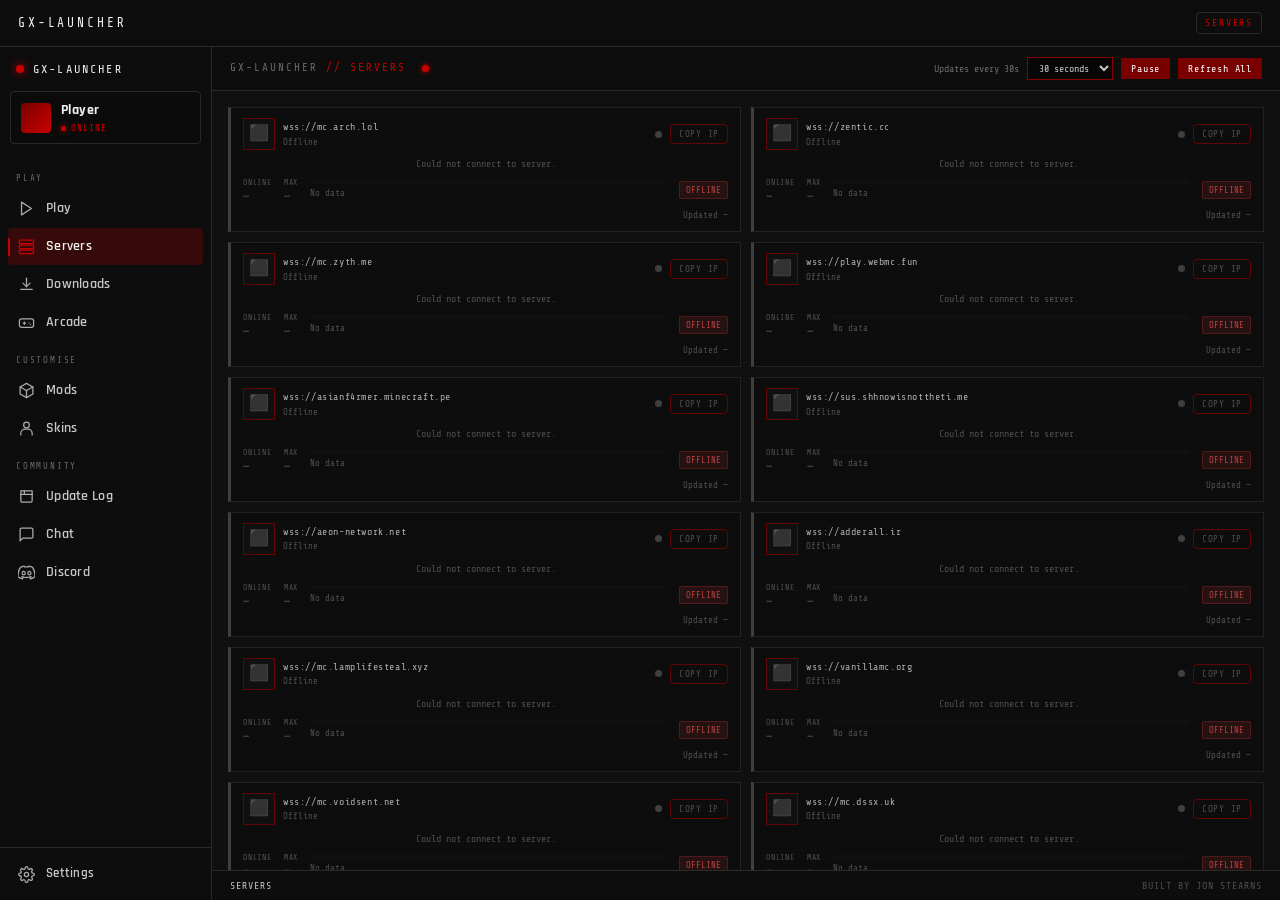
<file: servers.html>
<!DOCTYPE html>
<html lang="en">
<head>
  <meta charset="UTF-8">
  <meta name="viewport" content="width=device-width, initial-scale=1.0, viewport-fit=cover">
  <title>GX-Launcher</title>
  <link rel="icon" type="image/png" href="resources/main.png">
  <link rel="stylesheet" href="styles.css">
  <script src="local-builds.js" defer></script>
  <script src="builds-data.js" defer></script>
  <script src="catalog.js" defer></script>
  <script src="script.js" defer></script>
  <style>
    /* Servers-specific overrides */
    .servers-top-bar {
      background: var(--panel);
      border-bottom: 1px solid var(--border);
      padding: 0 18px;
      height: 44px;
      display: flex;
      align-items: center;
      justify-content: space-between;
      flex-shrink: 0;
    }
    .servers-title {
      font-family: var(--mono);
      font-size: 11px;
      color: var(--text-dim);
      text-transform: uppercase;
      letter-spacing: 0.18em;
      display: flex;
      align-items: center;
      gap: 8px;
    }
    .servers-title span { color: var(--accent); }
    .status-indicator {
      display: inline-block;
      width: 7px; height: 7px;
      border-radius: 50%;
      animation: gx-pulse 2s infinite;
    }
    .status-indicator.active  { background: var(--accent); box-shadow: 0 0 5px var(--accent); }
    .status-indicator.paused  { background: #ffaa00; box-shadow: 0 0 5px #ffaa00; animation: none; }

    .refresh-controls {
      display: flex;
      align-items: center;
      gap: 8px;
      font-family: var(--mono);
      font-size: 10px;
      color: var(--text-dim);
    }
    .refresh-controls select {
      background: var(--bg);
      color: var(--text);
      border: 1px solid var(--border2);
      padding: 4px 7px;
      font-family: var(--mono);
      font-size: 10px;
      cursor: pointer;
      outline: none;
    }
    .refresh-controls select:focus { border-color: var(--accent); }
    .refresh-btn {
      background: var(--accent-dim);
      border: none;
      color: #fff;
      font-family: var(--mono);
      font-size: 10px;
      padding: 4px 10px;
      cursor: pointer;
      letter-spacing: 0.08em;
      transition: background 0.13s;
    }
    .refresh-btn:hover { background: var(--accent); }

    /* Server grid */
    .servers-content {
      flex: 1;
      padding: 16px;
      display: flex;
      flex-wrap: wrap;
      gap: 10px;
      align-content: flex-start;
      overflow-y: auto;
      scrollbar-width: thin;
      scrollbar-color: var(--scroll) var(--bg3);
    }
    .servers-content::-webkit-scrollbar { width: 5px; }
    .servers-content::-webkit-scrollbar-track { background: var(--bg3); }
    .servers-content::-webkit-scrollbar-thumb { background: var(--scroll); border-radius: 3px; }

    /* ── Server card ── */
    .server-card {
      width: calc(50% - 5px);
      background: var(--panel);
      border: 1px solid var(--border);
      border-left: 3px solid var(--accent-dim);
      padding: 10px 12px;
      position: relative;
      transition: border-color 0.13s, box-shadow 0.13s;
      box-sizing: border-box;
    }
    .server-card:hover {
      border-color: var(--accent);
      border-left-color: var(--accent);
      box-shadow: 0 0 14px var(--accent-glow);
    }
    .server-card.online  { border-left-color: var(--accent); }
    .server-card.offline { border-left-color: #555; opacity: 0.7; }

    /* Header row: favicon + IP + status dot + copy */
    .server-header {
      display: flex;
      align-items: center;
      gap: 8px;
      margin-bottom: 7px;
    }
    .server-favicon {
      width: 32px;
      height: 32px;
      image-rendering: pixelated;
      flex-shrink: 0;
      border: 1px solid var(--border2);
    }
    .server-favicon-placeholder {
      width: 32px;
      height: 32px;
      flex-shrink: 0;
      border: 1px solid var(--border2);
      background: var(--bg3);
      display: flex;
      align-items: center;
      justify-content: center;
      font-size: 16px;
    }
    .server-id-block {
      flex: 1;
      overflow: hidden;
    }
    .server-name {
      font-family: var(--mono);
      font-size: 12px;
      font-weight: bold;
      color: var(--text-bright, #fff);
      letter-spacing: 0.06em;
      overflow: hidden;
      text-overflow: ellipsis;
      white-space: nowrap;
    }
    .server-ip {
      font-family: var(--mono);
      font-size: 10px;
      color: var(--text-bright, #fff);
      letter-spacing: 0.06em;
      overflow: hidden;
      text-overflow: ellipsis;
      white-space: nowrap;
    }
    .server-version {
      font-family: var(--mono);
      font-size: 9px;
      color: var(--text-dim);
      margin-top: 2px;
      white-space: nowrap;
      overflow: hidden;
      text-overflow: ellipsis;
    }
    .server-online-dot {
      width: 7px;
      height: 7px;
      border-radius: 50%;
      flex-shrink: 0;
    }
    .server-online-dot.up   { background: var(--accent); box-shadow: 0 0 5px var(--accent); }
    .server-online-dot.down { background: #555; }

    .copy-btn {
      background: none;
      border: 1px solid var(--border2);
      color: var(--text-dim);
      font-family: var(--mono);
      font-size: 9px;
      padding: 3px 8px;
      cursor: pointer;
      letter-spacing: 0.08em;
      transition: border-color 0.13s, color 0.13s;
      flex-shrink: 0;
      text-transform: uppercase;
    }
    .copy-btn:hover { border-color: var(--accent); color: var(--accent); }

    /* MOTD */
    .server-motd {
      font-family: var(--mono);
      font-size: 10px;
      color: var(--text-dim);
      white-space: nowrap;
      overflow: hidden;
      text-overflow: ellipsis;
      margin-bottom: 7px;
      min-height: 14px;
      display: flex;
      flex-direction: column;
      text-align: center;
    }

    /* Stats row */
    .server-stats {
      display: flex;
      gap: 12px;
      align-items: center;
    }
    .stat-block {
      display: flex;
      flex-direction: column;
      gap: 2px;
    }
    .stat-label {
      font-family: var(--mono);
      font-size: 8px;
      color: var(--text-dim);
      text-transform: uppercase;
      letter-spacing: 0.1em;
    }
    .stat-value {
      font-family: var(--mono);
      font-size: 13px;
      color: var(--accent);
      font-weight: bold;
      line-height: 1;
    }
    .stat-value.offline-val { color: #555; font-size: 11px; }

    /* Player bar */
    .player-bar-wrap {
      flex: 1;
      display: flex;
      flex-direction: column;
      gap: 3px;
    }
    .player-bar-bg {
      height: 4px;
      background: var(--bg3, #222);
      border-radius: 2px;
      overflow: hidden;
    }
    .player-bar-fill {
      height: 100%;
      background: var(--accent);
      border-radius: 2px;
      transition: width 0.4s ease;
    }
    .player-bar-label {
      font-family: var(--mono);
      font-size: 9px;
      color: var(--text-dim);
    }

    /* Ping badge */
    .ping-badge {
      font-family: var(--mono);
      font-size: 9px;
      padding: 2px 6px;
      border-radius: 2px;
      flex-shrink: 0;
    }
    .ping-badge.good { background: rgba(0,200,80,0.15); color: #0c8; border: 1px solid rgba(0,200,80,0.3); }
    .ping-badge.ok   { background: rgba(255,180,0,0.15); color: #fb0; border: 1px solid rgba(255,180,0,0.3); }
    .ping-badge.bad  { background: rgba(255,60,60,0.15); color: #f55; border: 1px solid rgba(255,60,60,0.3); }

    /* Timestamp */
    .last-updated {
      font-family: var(--mono);
      font-size: 9px;
      color: var(--text-dim);
      margin-top: 7px;
      text-align: right;
    }

    /* Skeleton shimmer while loading */
    .skeleton {
      background: linear-gradient(90deg, var(--border) 25%, var(--border2) 50%, var(--border) 75%);
      background-size: 200% 100%;
      animation: shimmer 1.4s infinite;
      border-radius: 2px;
      height: 10px;
    }
    @keyframes shimmer {
      0%   { background-position: 200% 0; }
      100% { background-position: -200% 0; }
    }

    /* Copy feedback toast */
    .copy-feedback {
      position: fixed;
      top: 18px;
      right: 18px;
      background: var(--panel);
      border: 1px solid var(--accent);
      color: var(--text-bright, #fff);
      font-family: var(--mono);
      font-size: 11px;
      padding: 9px 18px;
      z-index: 9999;
      box-shadow: 0 0 18px var(--accent-glow);
      animation: slideInRight 0.25s ease;
    }
    @keyframes slideInRight {
      from { transform: translateX(120px); opacity: 0; }
      to   { transform: translateX(0);    opacity: 1; }
    }
  </style>
</head>
<body>
<div class="launcher">

  <header class="titlebar">
    <button class="nav-toggle" onclick="gxToggleNav()" aria-label="Menu"><span></span><span></span><span></span></button>
    <div class="titlebar-title">GX-LAUNCHER</div>
    <div class="titlebar-right">
      <span class="titlebar-mark" id="gx-title-mark">servers</span>
    </div>
  </header>

  <div class="content">
    <aside class="sidebar" id="gx-sidebar">
      <div class="sidebar-head">
        <div class="brand"><div class="brand-dot"></div><span class="brand-name">GX-LAUNCHER</span></div>
        <button class="sidebar-close" onclick="gxToggleNav()" aria-label="Close menu">&times;</button>
      </div>
      <div class="profile">
        <div class="profile-avatar" aria-hidden="true"></div>
        <div class="profile-text">
          <span class="profile-name" id="profile-name">Player</span>
          <span class="profile-status"><i class="status-dot"></i>ONLINE</span>
        </div>
      </div>
      <nav class="nav">
        <div class="nav-section-label">Play</div>
        <a class="nav-item" href="#" onclick="redirectToMain()"><svg class="nav-svg" viewBox="0 0 24 24"><polygon points="5 3 19 12 5 21 5 3"/></svg><span class="nav-label">Play</span></a>
        <a class="nav-item active" href="#" onclick="redirectToServers()"><svg class="nav-svg" viewBox="0 0 24 24"><rect x="2" y="3" width="20" height="5" rx="1"/><rect x="2" y="10" width="20" height="5" rx="1"/><rect x="2" y="17" width="20" height="5" rx="1"/></svg><span class="nav-label">Servers</span></a>
        <a class="nav-item" href="#" onclick="redirectToDownloads()"><svg class="nav-svg" viewBox="0 0 24 24"><line x1="12" y1="3" x2="12" y2="15"/><polyline points="7 10 12 15 17 10"/><line x1="4" y1="19" x2="20" y2="19"/></svg><span class="nav-label">Downloads</span></a>
        <a class="nav-item" href="arcade.html"><svg class="nav-svg" viewBox="0 0 24 24"><rect x="2" y="7" width="20" height="12" rx="3"/><line x1="7.5" y1="13" x2="10.5" y2="13"/><line x1="9" y1="11.5" x2="9" y2="14.5"/><circle cx="15.5" cy="12.5" r=".9" fill="currentColor" stroke="none"/><circle cx="17.8" cy="14.8" r=".9" fill="currentColor" stroke="none"/></svg><span class="nav-label">Arcade</span></a>
        <div class="nav-section-label">Customise</div>
        <a class="nav-item" href="#" onclick="redirectToMods()"><svg class="nav-svg" viewBox="0 0 24 24"><path d="M12 2l9 5v10l-9 5-9-5V7z"/><polyline points="3 7 12 12 21 7"/><line x1="12" y1="12" x2="12" y2="22"/></svg><span class="nav-label">Mods</span></a>
        <a class="nav-item" href="#" onclick="redirectToSkins()"><svg class="nav-svg" viewBox="0 0 24 24"><circle cx="12" cy="7" r="4"/><path d="M4 21v-2a6 6 0 0 1 6-6h4a6 6 0 0 1 6 6v2"/></svg><span class="nav-label">Skins</span></a>
        <div class="nav-section-label">Community</div>
        <a class="nav-item" href="#" onclick="redirectToNews()"><svg class="nav-svg" viewBox="0 0 24 24"><path d="M4 4h16v14a2 2 0 01-2 2H6a2 2 0 01-2-2V4z"/><line x1="4" y1="9" x2="20" y2="9"/><line x1="9" y1="4" x2="9" y2="9"/></svg><span class="nav-label">Update Log</span></a>
        <a class="nav-item" href="#" onclick="redirectToChat()"><svg class="nav-svg" viewBox="0 0 24 24"><path d="M21 15a2 2 0 01-2 2H7l-4 4V5a2 2 0 012-2h14a2 2 0 012 2z"/></svg><span class="nav-label">Chat</span></a>
        <a class="nav-item" href="#" onclick="window.open('https://discord.gg/qQBamNZSwz', '_blank')"><svg class="nav-svg" viewBox="0 0 24 24" fill="currentColor"><path d="M20.317 4.37a19.79 19.79 0 0 0-4.885-1.515.074.074 0 0 0-.079.037c-.21.375-.444.864-.608 1.25a18.27 18.27 0 0 0-5.487 0 12.64 12.64 0 0 0-.617-1.25.077.077 0 0 0-.079-.037A19.736 19.736 0 0 0 3.677 4.37a.07.07 0 0 0-.032.027C.533 9.046-.32 13.58.099 18.057a.082.082 0 0 0 .031.057 19.9 19.9 0 0 0 5.993 3.03.078.078 0 0 0 .084-.028 14.09 14.09 0 0 0 1.226-1.994.076.076 0 0 0-.041-.106 13.107 13.107 0 0 1-1.872-.892.077.077 0 0 1-.008-.128 10.2 10.2 0 0 0 .372-.292.074.074 0 0 1 .077-.01c3.928 1.793 8.18 1.793 12.062 0a.074.074 0 0 1 .078.01c.12.098.246.198.373.292a.077.077 0 0 1-.006.128 12.299 12.299 0 0 1-1.873.892.076.076 0 0 0-.04.106c.36.698.772 1.362 1.225 1.994a.076.076 0 0 0 .084.028 19.839 19.839 0 0 0 6.002-3.03.077.077 0 0 0 .032-.057c.5-5.177-.838-9.674-3.549-13.66a.061.061 0 0 0-.031-.028zM8.02 15.33c-1.183 0-2.157-1.085-2.157-2.419 0-1.333.955-2.419 2.157-2.419 1.21 0 2.176 1.096 2.157 2.42 0 1.333-.955 2.418-2.157 2.418zm7.975 0c-1.183 0-2.157-1.085-2.157-2.419 0-1.333.955-2.419 2.157-2.419 1.21 0 2.176 1.096 2.157 2.42 0 1.333-.946 2.418-2.157 2.418z"</svg><span class="nav-label">Discord</span></a>
      </nav>
      <div class="sidebar-foot">
        <a class="nav-item" href="#" onclick="redirectToSettings()"><svg class="nav-svg" viewBox="0 0 24 24"><circle cx="12" cy="12" r="3"/><path d="M19.4 15a1.65 1.65 0 00.33 1.82l.06.06a2 2 0 010 2.83 2 2 0 01-2.83 0l-.06-.06a1.65 1.65 0 00-1.82-.33 1.65 1.65 0 00-1 1.51V21a2 2 0 01-4 0v-.09A1.65 1.65 0 009 19.4a1.65 1.65 0 00-1.82.33l-.06.06a2 2 0 01-2.83-2.83l.06-.06A1.65 1.65 0 004.68 15a1.65 1.65 0 00-1.51-1H3a2 2 0 010-4h.09A1.65 1.65 0 004.6 9a1.65 1.65 0 00-.33-1.82l-.06-.06a2 2 0 012.83-2.83l.06.06A1.65 1.65 0 009 4.68a1.65 1.65 0 001-1.51V3a2 2 0 014 0v.09a1.65 1.65 0 001 1.51 1.65 1.65 0 001.82-.33l.06-.06a2 2 0 012.83 2.83l-.06.06A1.65 1.65 0 0019.4 9a1.65 1.65 0 001.51 1H21a2 2 0 010 4h-.09a1.65 1.65 0 00-1.51 1z"/></svg><span class="nav-label">Settings</span></a>
      </div>
    </aside>

    <div class="main-panel">
      <div class="servers-top-bar">
        <div class="servers-title">
          GX-LAUNCHER <span>// SERVERS</span>
          <span class="status-indicator active" id="statusIndicator"></span>
        </div>
        <div class="refresh-controls">
          <span id="updateIntervalText">Updates every 30s</span>
          <select id="intervalSelect">
            <option value="15">15 seconds</option>
            <option value="30" selected>30 seconds</option>
            <option value="60">60 seconds</option>
            <option value="120">2 minutes</option>
            <option value="300">5 minutes</option>
          </select>
          <button class="refresh-btn" id="pauseButton">Pause</button>
          <button class="refresh-btn" id="refreshButton">Refresh All</button>
        </div>
      </div>

      <div class="servers-content" id="serverGrid"></div>

      <div class="bottom-bar">
        <div class="status-line" id="status-line">SERVERS</div>
        <div class="credit">Built by Jon Stearns</div>
      </div>
    </div>
  </div>
</div>

<div class="toast" id="toast"></div>

<script>
(function () {
  // ── Config ─────────────────────────────────────────────────────────────────
  const SERVERS = [
    'wss://mc.arch.lol',
    'wss://zentic.cc',
    'wss://mc.zyth.me',
    'wss://play.webmc.fun',
    'wss://asianf4rmer.minecraft.pe',
    'wss://sus.shhnowisnottheti.me',
    'wss://aeon-network.net',
    'wss://adderall.ir',
    'wss://mc.lamplifesteal.xyz',
    'wss://vanillamc.org',
    'wss://mc.voidsent.net',
    'wss://mc.dssx.uk',
    'wss://xena.wtf',
    'wss://tuff.ws'
  ];

  // ── State ──────────────────────────────────────────────────────────────────
  let updateIntervalMs = 30000;
  let isPaused = false;
  let globalTimer = null;

  // Per-server: { host, card, els:{}, lastData, lastFetch }
  const serverStates = [];

  // ── Build cards ────────────────────────────────────────────────────────────
  const grid = document.getElementById('serverGrid');

  SERVERS.forEach(host => {
    const card = document.createElement('div');
    card.className = 'server-card';
    card.innerHTML = buildCardSkeleton(host);
    grid.appendChild(card);

    const els = {
      favicon:    card.querySelector('.server-favicon-wrap'),
      name:       card.querySelector('.server-name'),
      ip:         card.querySelector('.server-ip'),
      version:    card.querySelector('.server-version'),
      dot:        card.querySelector('.server-online-dot'),
      motd:       card.querySelector('.server-motd'),
      players:    card.querySelector('.stat-value.players'),
      maxPlayers: card.querySelector('.stat-value.max-players'),
      barFill:    card.querySelector('.player-bar-fill'),
      barLabel:   card.querySelector('.player-bar-label'),
      ping:       card.querySelector('.ping-badge'),
      timestamp:  card.querySelector('.last-updated'),
      copyBtn:    card.querySelector('.copy-btn'),
    };

    els.copyBtn.addEventListener('click', () => {
      navigator.clipboard.writeText(host)
        .then(() => showCopyFeedback(host))
        .catch(() => alert('Failed to copy IP'));
    });

    const state = { host, card, els, lastData: null, lastFetch: null };
    serverStates.push(state);

    // Stagger initial fetches so we don't hammer the API all at once
    fetchServer(state);
  });

  // ── Fetch & render ─────────────────────────────────────────────────────────
  async function fetchServer(state) {
    if (isPaused) return;
    const t0 = Date.now();
    try {
      const ws     = new WebSocket(state.host);

      let json;
      let icon;

      ws.onopen    = () => {
        ws.send('Accept: MOTD')
      };

      ws.onmessage = async (ev) => {
        let render = true;

        const ping = Date.now() - t0;

        if (typeof ev.data === 'string') {
          data = JSON.parse(ev.data);
          state.lastData  = data;
          state.lastFetch = new Date();
          if (data?.data?.icon) render = false;
        } else {
          const buffer    = await ev.data.arrayBuffer();
          const rgba      = new Uint8ClampedArray(buffer);
          const canvas    = document.createElement('canvas');
          canvas.width    = 64;
          canvas.height   = 64;
          const ctx       = canvas.getContext('2d');
          const imageData = new ImageData(rgba, 64, 64);
          ctx.putImageData(imageData, 0, 0);
          const blob = await new Promise(r => canvas.toBlob(r, 'image/png'));
          icon       = URL.createObjectURL(blob);
        }

        if (render) {
          renderServer(state, { ...data, icon, online: true }, ping);
          ws.close();
        }
      };

      ws.onerror   = () => {
        renderOffline(state);
      };
    } catch (e) {
      console.error(e);
      renderOffline(state);
    }
  }

  function renderServer(state, data, pingMs) {
    const { els, card } = state;
    const online = data.online === true;

    card.className = 'server-card ' + (online ? 'online' : 'offline');

    // Strip skeleton shimmer from version + motd (only needed first render)
    els.version.classList.remove('skeleton');
    els.version.style.removeProperty('width');
    els.version.style.removeProperty('margin-top');
    els.motd.classList.remove('skeleton');
    els.motd.style.removeProperty('height');
    els.motd.style.removeProperty('width');
    els.motd.style.removeProperty('margin-bottom');

    // Favicon
    if (online && data.icon) {
      els.favicon.innerHTML = `<img class="server-favicon" src="${data.icon}" alt="">`;
    } else {
      els.favicon.innerHTML = `<div class="server-favicon-placeholder">⬛</div>`;
    }

    if (online) {
      if (data.name !== 'EaglercraftXServer') {
        els.name.textContent = data.name;
      } else {
        els.name.textContent = state.host.split('://').pop();
      }
    }

    // IP stays as-is
    els.ip.textContent = state.host;

    // Version
    if (online && data.version) {
      els.version.textContent = data.version;
    } else {
      els.version.textContent = online ? '' : 'Offline';
    }

    // Online dot
    els.dot.className = 'server-online-dot ' + (online ? 'up' : 'down');

    // MOTD — strip §color codes
    if (online && data?.data?.motd) {
      if (data.data.motd[0].includes('\n')) data.data.motd = data.data.motd[0].split('\n');
      for (const [i, line] of data.data.motd.entries()) {
        if (i <= 1) {
          const el = els.motd.querySelector('.server-motd-line-' + i);
          el.textContent = line.replace(/§./g, '').trim();
        }
      }
    } else {
      els.motd.innerHTML = '';
      els.motd.textContent = online ? '' : 'Could not connect to server.';
    }

    // Players
    if (online) {
      const cur = data?.data?.online ?? 0;
      const max = data?.data?.max   ?? 0;
      const pct = max > 0 ? Math.min((cur / max) * 100, 100) : 0;
      els.players.textContent    = cur;
      els.maxPlayers.textContent = max;
      els.barFill.style.width    = pct + '%';
      els.barLabel.textContent   = `${cur} / ${max} players`;
      els.players.className      = 'stat-value players';
    } else {
      els.players.textContent    = '—';
      els.maxPlayers.textContent = '—';
      els.barFill.style.width    = '0%';
      els.barLabel.textContent   = 'No data';
      els.players.className      = 'stat-value players offline-val';
    }

    // Ping badge
    if (online) {
      const cls = pingMs < 100 ? 'good' : pingMs < 250 ? 'ok' : 'bad';
      els.ping.textContent  = pingMs + 'ms';
      els.ping.className    = 'ping-badge ' + cls;
    } else {
      els.ping.textContent = 'OFFLINE';
      els.ping.className   = 'ping-badge bad';
    }

    els.timestamp.textContent = 'Updated ' + fmtTime(state.lastFetch);
  }

  function renderOffline(state) {
    renderServer(state, { online: false }, 0);
  }

  // ── Interval management ────────────────────────────────────────────────────
  function startGlobalInterval() {
    if (globalTimer) clearInterval(globalTimer);
    globalTimer = setInterval(() => {
      if (!isPaused) {
        serverStates.forEach((s, i) =>
          setTimeout(() => fetchServer(s), i * 200)
        );
      }
    }, updateIntervalMs);
  }
  startGlobalInterval();

  // Timestamp updater
  setInterval(() => {
    if (isPaused) return;
    serverStates.forEach(s => {
      if (!s.lastFetch) return;
      s.els.timestamp.textContent = 'Updated ' + fmtTime(s.lastFetch);
    });
  }, 5000);

  // ── Controls ───────────────────────────────────────────────────────────────
  document.getElementById('intervalSelect').addEventListener('change', e => {
    const v = parseInt(e.target.value);
    updateIntervalMs = v * 1000;
    document.getElementById('updateIntervalText').textContent = `Updates every ${v}s`;
    startGlobalInterval();
  });

  const pauseBtn  = document.getElementById('pauseButton');
  const indicator = document.getElementById('statusIndicator');
  pauseBtn.addEventListener('click', () => {
    isPaused = !isPaused;
    pauseBtn.textContent = isPaused ? 'Resume' : 'Pause';
    indicator.className  = 'status-indicator ' + (isPaused ? 'paused' : 'active');
  });

  document.getElementById('refreshButton').addEventListener('click', () => {
    serverStates.forEach((s, i) =>
      setTimeout(() => fetchServer(s), i * 200)
    );
  });

  // ── Helpers ────────────────────────────────────────────────────────────────
  function buildCardSkeleton(host) {
    return `
      <div class="server-header">
        <div class="server-favicon-wrap">
          <div class="server-favicon-placeholder">⬛</div>
        </div>
        <div class="server-id-block">
          <div class="server-name"></div>
          <div class="server-ip">${host}</div>
          <div class="server-version skeleton" style="width:80px;margin-top:4px;"></div>
        </div>
        <span class="server-online-dot down"></span>
        <button class="copy-btn">Copy IP</button>
      </div>
      <div class="server-motd skeleton" style="height:10px;width:90%;margin-bottom:7px;">
        <span class="server-motd-line-0"></span>
        <span class="server-motd-line-1"></span>
      </div>
      <div class="server-stats">
        <div class="stat-block">
          <div class="stat-label">Online</div>
          <div class="stat-value players offline-val">—</div>
        </div>
        <div class="stat-block">
          <div class="stat-label">Max</div>
          <div class="stat-value max-players offline-val">—</div>
        </div>
        <div class="player-bar-wrap">
          <div class="player-bar-bg"><div class="player-bar-fill" style="width:0%"></div></div>
          <div class="player-bar-label">Loading...</div>
        </div>
        <span class="ping-badge bad">—ms</span>
      </div>
      <div class="last-updated">Loading...</div>`;
  }

  function fmtTime(date) {
    if (!date) return '—';
    const diff = Math.floor((Date.now() - date) / 1000);
    if (diff < 5)  return 'just now';
    if (diff < 60) return `${diff}s ago`;
    return `${Math.floor(diff / 60)}m ago`;
  }

  function showCopyFeedback(host) {
    const el = document.createElement('div');
    el.className   = 'copy-feedback';
    el.textContent = 'Copied: ' + host;
    document.body.appendChild(el);
    setTimeout(() => {
      el.style.opacity    = '0';
      el.style.transition = 'opacity 0.3s';
      setTimeout(() => el.remove(), 300);
    }, 2000);
  }
})();
</script>
</body>
</html>
</file>
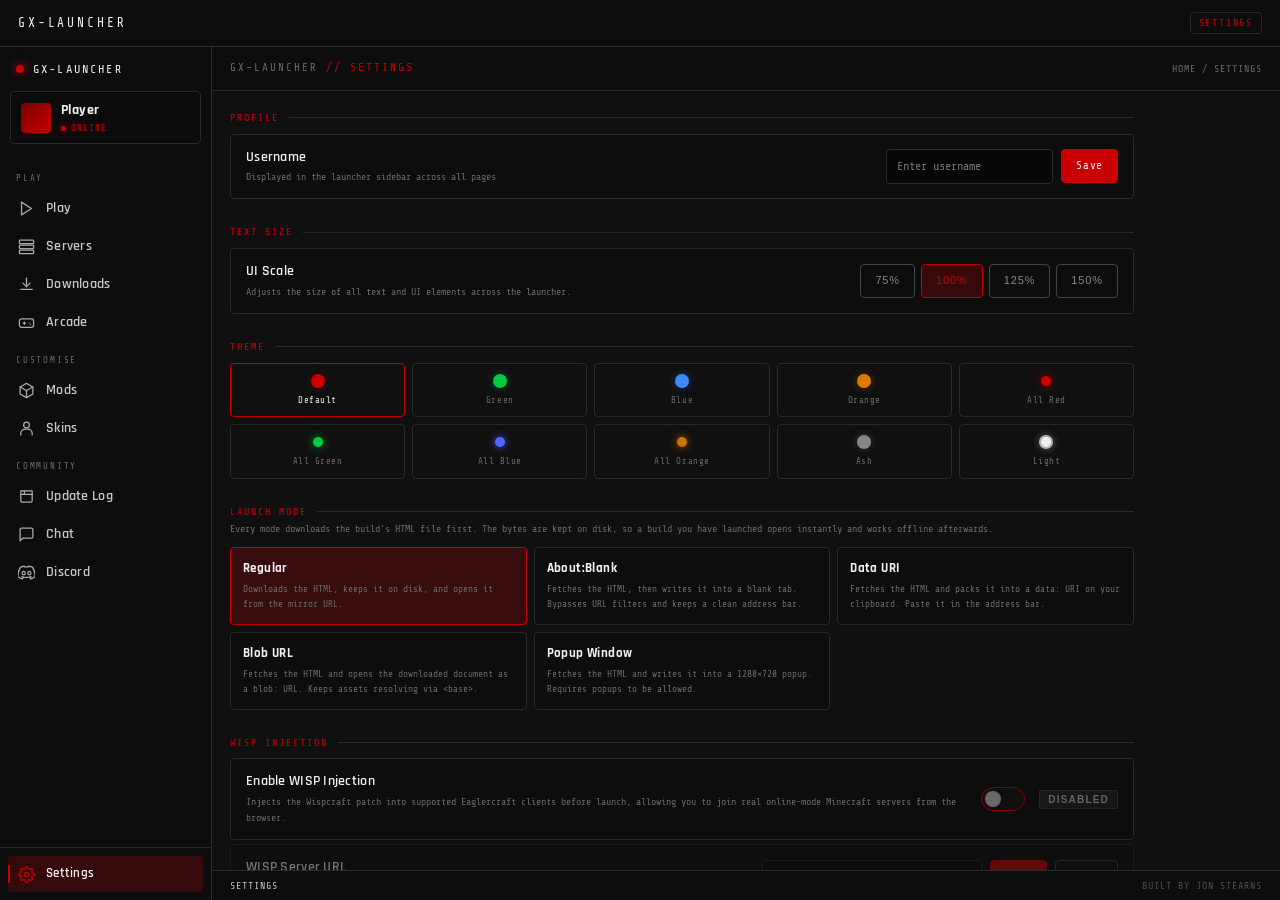
<file: settings.html>
<!DOCTYPE html>
<html lang="en">
<head>
  <meta charset="UTF-8">
  <meta name="viewport" content="width=device-width, initial-scale=1.0, viewport-fit=cover">
  <title>GX-Launcher</title>
  <link rel="icon" type="image/png" href="resources/main.png">
  <link rel="stylesheet" href="styles.css">
  <script src="local-builds.js" defer></script>
  <script src="builds-data.js" defer></script>
  <script src="catalog.js" defer></script>
  <script src="script.js" defer></script>
  <style>
    /* ── WISP SECTION ── */
    .wisp-toggle-row {
      display: flex;
      align-items: center;
      gap: 14px;
    }

    /* Toggle switch */
    .toggle-wrap {
      position: relative;
      width: 44px;
      height: 24px;
      flex-shrink: 0;
    }
    .toggle-wrap input {
      opacity: 0;
      width: 0;
      height: 0;
      position: absolute;
    }
    .toggle-slider {
      position: absolute;
      inset: 0;
      background: var(--bg3);
      border: 1px solid var(--border2);
      border-radius: 24px;
      cursor: pointer;
      transition: background 0.2s, border-color 0.2s;
    }
    .toggle-slider::before {
      content: '';
      position: absolute;
      width: 16px;
      height: 16px;
      left: 3px;
      top: 3px;
      background: var(--text-dim);
      border-radius: 50%;
      transition: transform 0.2s, background 0.2s;
    }
    .toggle-wrap input:checked + .toggle-slider {
      background: var(--accent-dim, #7a0000);
      border-color: var(--accent, #cc0000);
    }
    .toggle-wrap input:checked + .toggle-slider::before {
      transform: translateX(20px);
      background: var(--accent, #cc0000);
      box-shadow: 0 0 6px var(--accent-glow, rgba(180,0,0,0.4));
    }

    .wisp-status-badge {
      font-size: 10px;
      font-family: 'Segoe UI', sans-serif;
      letter-spacing: 0.12em;
      padding: 2px 8px;
      border-radius: 2px;
      font-weight: 600;
    }
    .wisp-status-badge.on  { background: rgba(0,180,60,0.15); color: #00cc44; border: 1px solid #00cc4444; }
    .wisp-status-badge.off { background: rgba(120,120,120,0.1); color: #666; border: 1px solid #33333388; }

    .wisp-url-row {
      display: flex;
      gap: 8px;
      align-items: center;
      flex-wrap: wrap;
      transition: opacity 0.2s;
    }
    .wisp-url-row .settings-input {
      flex: 1;
      min-width: 220px;
    }
    .settings-btn-ghost {
      background: transparent;
      border: 1px solid #444;
      color: #888;
      font-family: 'Segoe UI', sans-serif;
      font-size: 11px;
      padding: 6px 14px;
      cursor: pointer;
      letter-spacing: 0.08em;
      transition: border-color 0.15s, color 0.15s;
      white-space: nowrap;
    }
    .settings-btn-ghost:hover {
      border-color: var(--accent, #cc0000);
      color: var(--accent, #cc0000);
    }
    .settings-btn-ghost.selected {
      border-color: var(--accent, #cc0000);
      color: var(--accent, #cc0000);
      background: var(--accent-glow, rgba(180,0,0,0.18));
    }

    .wisp-compat-note {
      font-size: 10px;
      color: #555;
      font-family: 'Segoe UI', sans-serif;
      line-height: 1.6;
      padding: 8px 12px;
      border-left: 2px solid #2a2a2a;
      margin-top: 4px;
    }
    .wisp-compat-note span {
      color: var(--accent, #cc0000);
    }

  </style>
</head>
<body>

<div class="launcher">

  <!-- TITLE BAR -->
  <header class="titlebar">
    <button class="nav-toggle" onclick="gxToggleNav()" aria-label="Menu"><span></span><span></span><span></span></button>
    <div class="titlebar-title">GX-LAUNCHER</div>
    <div class="titlebar-right">
      <span class="titlebar-mark" id="gx-title-mark">settings</span>
    </div>
  </header>

  <div class="content">

    <!-- SIDEBAR -->
    <aside class="sidebar" id="gx-sidebar">
      <div class="sidebar-head">
        <div class="brand"><div class="brand-dot"></div><span class="brand-name">GX-LAUNCHER</span></div>
        <button class="sidebar-close" onclick="gxToggleNav()" aria-label="Close menu">&times;</button>
      </div>
      <div class="profile">
        <div class="profile-avatar" aria-hidden="true"></div>
        <div class="profile-text">
          <span class="profile-name" id="profile-name">Player</span>
          <span class="profile-status"><i class="status-dot"></i>ONLINE</span>
        </div>
      </div>
      <nav class="nav">
        <div class="nav-section-label">Play</div>
        <a class="nav-item" href="#" onclick="redirectToMain()"><svg class="nav-svg" viewBox="0 0 24 24"><polygon points="5 3 19 12 5 21 5 3"/></svg><span class="nav-label">Play</span></a>
        <a class="nav-item" href="#" onclick="redirectToServers()"><svg class="nav-svg" viewBox="0 0 24 24"><rect x="2" y="3" width="20" height="5" rx="1"/><rect x="2" y="10" width="20" height="5" rx="1"/><rect x="2" y="17" width="20" height="5" rx="1"/></svg><span class="nav-label">Servers</span></a>
        <a class="nav-item" href="#" onclick="redirectToDownloads()"><svg class="nav-svg" viewBox="0 0 24 24"><line x1="12" y1="3" x2="12" y2="15"/><polyline points="7 10 12 15 17 10"/><line x1="4" y1="19" x2="20" y2="19"/></svg><span class="nav-label">Downloads</span></a>
        <a class="nav-item" href="arcade.html"><svg class="nav-svg" viewBox="0 0 24 24"><rect x="2" y="7" width="20" height="12" rx="3"/><line x1="7.5" y1="13" x2="10.5" y2="13"/><line x1="9" y1="11.5" x2="9" y2="14.5"/><circle cx="15.5" cy="12.5" r=".9" fill="currentColor" stroke="none"/><circle cx="17.8" cy="14.8" r=".9" fill="currentColor" stroke="none"/></svg><span class="nav-label">Arcade</span></a>
        <div class="nav-section-label">Customise</div>
        <a class="nav-item" href="#" onclick="redirectToMods()"><svg class="nav-svg" viewBox="0 0 24 24"><path d="M12 2l9 5v10l-9 5-9-5V7z"/><polyline points="3 7 12 12 21 7"/><line x1="12" y1="12" x2="12" y2="22"/></svg><span class="nav-label">Mods</span></a>
        <a class="nav-item" href="#" onclick="redirectToSkins()"><svg class="nav-svg" viewBox="0 0 24 24"><circle cx="12" cy="7" r="4"/><path d="M4 21v-2a6 6 0 0 1 6-6h4a6 6 0 0 1 6 6v2"/></svg><span class="nav-label">Skins</span></a>
        <div class="nav-section-label">Community</div>
        <a class="nav-item" href="#" onclick="redirectToNews()"><svg class="nav-svg" viewBox="0 0 24 24"><path d="M4 4h16v14a2 2 0 01-2 2H6a2 2 0 01-2-2V4z"/><line x1="4" y1="9" x2="20" y2="9"/><line x1="9" y1="4" x2="9" y2="9"/></svg><span class="nav-label">Update Log</span></a>
        <a class="nav-item" href="#" onclick="redirectToChat()"><svg class="nav-svg" viewBox="0 0 24 24"><path d="M21 15a2 2 0 01-2 2H7l-4 4V5a2 2 0 012-2h14a2 2 0 012 2z"/></svg><span class="nav-label">Chat</span></a>
        <a class="nav-item" href="#" onclick="window.open('https://discord.gg/qQBamNZSwz', '_blank')"><svg class="nav-svg" viewBox="0 0 24 24" fill="currentColor"><path d="M20.317 4.37a19.79 19.79 0 0 0-4.885-1.515.074.074 0 0 0-.079.037c-.21.375-.444.864-.608 1.25a18.27 18.27 0 0 0-5.487 0 12.64 12.64 0 0 0-.617-1.25.077.077 0 0 0-.079-.037A19.736 19.736 0 0 0 3.677 4.37a.07.07 0 0 0-.032.027C.533 9.046-.32 13.58.099 18.057a.082.082 0 0 0 .031.057 19.9 19.9 0 0 0 5.993 3.03.078.078 0 0 0 .084-.028 14.09 14.09 0 0 0 1.226-1.994.076.076 0 0 0-.041-.106 13.107 13.107 0 0 1-1.872-.892.077.077 0 0 1-.008-.128 10.2 10.2 0 0 0 .372-.292.074.074 0 0 1 .077-.01c3.928 1.793 8.18 1.793 12.062 0a.074.074 0 0 1 .078.01c.12.098.246.198.373.292a.077.077 0 0 1-.006.128 12.299 12.299 0 0 1-1.873.892.076.076 0 0 0-.04.106c.36.698.772 1.362 1.225 1.994a.076.076 0 0 0 .084.028 19.839 19.839 0 0 0 6.002-3.03.077.077 0 0 0 .032-.057c.5-5.177-.838-9.674-3.549-13.66a.061.061 0 0 0-.031-.028zM8.02 15.33c-1.183 0-2.157-1.085-2.157-2.419 0-1.333.955-2.419 2.157-2.419 1.21 0 2.176 1.096 2.157 2.42 0 1.333-.955 2.418-2.157 2.418zm7.975 0c-1.183 0-2.157-1.085-2.157-2.419 0-1.333.955-2.419 2.157-2.419 1.21 0 2.176 1.096 2.157 2.42 0 1.333-.946 2.418-2.157 2.418z"</svg><span class="nav-label">Discord</span></a>
      </nav>
      <div class="sidebar-foot">
        <a class="nav-item active" href="#" onclick="redirectToSettings()"><svg class="nav-svg" viewBox="0 0 24 24"><circle cx="12" cy="12" r="3"/><path d="M19.4 15a1.65 1.65 0 00.33 1.82l.06.06a2 2 0 010 2.83 2 2 0 01-2.83 0l-.06-.06a1.65 1.65 0 00-1.82-.33 1.65 1.65 0 00-1 1.51V21a2 2 0 01-4 0v-.09A1.65 1.65 0 009 19.4a1.65 1.65 0 00-1.82.33l-.06.06a2 2 0 01-2.83-2.83l.06-.06A1.65 1.65 0 004.68 15a1.65 1.65 0 00-1.51-1H3a2 2 0 010-4h.09A1.65 1.65 0 004.6 9a1.65 1.65 0 00-.33-1.82l-.06-.06a2 2 0 012.83-2.83l.06.06A1.65 1.65 0 009 4.68a1.65 1.65 0 001-1.51V3a2 2 0 014 0v.09a1.65 1.65 0 001 1.51 1.65 1.65 0 001.82-.33l.06-.06a2 2 0 012.83 2.83l-.06.06A1.65 1.65 0 0019.4 9a1.65 1.65 0 001.51 1H21a2 2 0 010 4h-.09a1.65 1.65 0 00-1.51 1z"/></svg><span class="nav-label">Settings</span></a>
      </div>
    </aside>

    <!-- MAIN PANEL -->
    <div class="main-panel">
      <div class="top-bar">
        <div class="game-title">GX-LAUNCHER <span>// SETTINGS</span></div>
        <div class="breadcrumb">HOME / SETTINGS</div>
      </div>

      <div class="settings-scroll">

        <!-- PROFILE -->
        <div class="settings-section">
          <div class="settings-section-title">Profile</div>
          <div class="settings-row">
            <div>
              <div class="settings-label">Username</div>
              <div class="settings-desc">Displayed in the launcher sidebar across all pages</div>
            </div>
            <div style="display:flex;gap:8px;align-items:center;">
              <input class="settings-input" id="username-input" type="text" placeholder="Enter username" maxlength="24">
              <button class="settings-btn" onclick="saveUsername()">Save</button>
            </div>
          </div>
        </div>

        <!-- TEXT SIZE -->
        <div class="settings-section">
          <div class="settings-section-title">Text Size</div>
          <div class="settings-row">
            <div>
              <div class="settings-label">UI Scale</div>
              <div class="settings-desc">Adjusts the size of all text and UI elements across the launcher.</div>
            </div>
            <div style="display:flex;gap:6px;align-items:center;">
              <button class="settings-btn-ghost" data-scale="0.75" onclick="saveUiScale(0.75, this)">75%</button>
              <button class="settings-btn-ghost" data-scale="1"    onclick="saveUiScale(1,    this)">100%</button>
              <button class="settings-btn-ghost" data-scale="1.25" onclick="saveUiScale(1.25, this)">125%</button>
              <button class="settings-btn-ghost" data-scale="1.5"  onclick="saveUiScale(1.5,  this)">150%</button>
            </div>
          </div>
        </div>

        <!-- THEME -->
        <div class="settings-section">
          <div class="settings-section-title">Theme</div>
          <div class="theme-grid">
            <div class="theme-swatch" data-theme-name="default" onclick="applyThemeFromSwatch('default', this)">
              <div class="swatch-dot" style="background:#cc0000;box-shadow:0 0 8px #cc000055;"></div>
              Default
            </div>
            <div class="theme-swatch" data-theme-name="green" onclick="applyThemeFromSwatch('green', this)">
              <div class="swatch-dot" style="background:#00cc44;box-shadow:0 0 8px #00cc4455;"></div>
              Green
            </div>
            <div class="theme-swatch" data-theme-name="blue" onclick="applyThemeFromSwatch('blue', this)">
              <div class="swatch-dot" style="background:#3d8bff;box-shadow:0 0 8px #3d8bff55;"></div>
              Blue
            </div>
            <div class="theme-swatch" data-theme-name="amber-grey" onclick="applyThemeFromSwatch('amber-grey', this)">
              <div class="swatch-dot" style="background:#e07b00;box-shadow:0 0 8px #e07b0055;"></div>
              Orange
            </div>
            <div class="theme-swatch" data-theme-name="blood" onclick="applyThemeFromSwatch('blood', this)">
              <div class="swatch-dot" style="background:#cc0000;box-shadow:0 0 8px #cc000055;border:2px solid #4a0000;"></div>
              All Red
            </div>
            <div class="theme-swatch" data-theme-name="matrix" onclick="applyThemeFromSwatch('matrix', this)">
              <div class="swatch-dot" style="background:#00cc44;box-shadow:0 0 8px #00cc4455;border:2px solid #003318;"></div>
              All Green
            </div>
            <div class="theme-swatch" data-theme-name="midnight" onclick="applyThemeFromSwatch('midnight', this)">
              <div class="swatch-dot" style="background:#5566ff;box-shadow:0 0 8px #5566ff55;border:2px solid #1a2050;"></div>
              All Blue
            </div>
            <div class="theme-swatch" data-theme-name="amber" onclick="applyThemeFromSwatch('amber', this)">
              <div class="swatch-dot" style="background:#cc7700;box-shadow:0 0 8px #cc770055;border:2px solid #3a2200;"></div>
              All Orange
            </div>
            <div class="theme-swatch" data-theme-name="ash" onclick="applyThemeFromSwatch('ash', this)">
              <div class="swatch-dot" style="background:#888888;box-shadow:0 0 8px #88888855;"></div>
              Ash
            </div>
            <div class="theme-swatch" data-theme-name="light" onclick="applyThemeFromSwatch('light', this)">
              <div class="swatch-dot" style="background:#f1f1f1;box-shadow:0 0 8px #f1f1f155;border:2px solid #b5b5b5;"></div>
              Light
            </div>
          </div>
        </div>

        <!-- LAUNCH MODE -->
        <div class="settings-section">
          <div class="settings-section-title">Launch Mode</div>
          <div class="settings-desc" style="margin:-6px 0 10px">Every mode downloads the build's HTML file first. The bytes are kept on disk, so a build you have launched opens instantly and works offline afterwards.</div>
          <div class="mode-grid">
            <div class="mode-card" data-mode="regular" onclick="selectLaunchMode('regular', this)">
              <div class="mode-card-title">Regular</div>
              <div class="mode-card-desc">Downloads the HTML, keeps it on disk, and opens it from the mirror URL.</div>
            </div>
            <div class="mode-card" data-mode="about-blank" onclick="selectLaunchMode('about-blank', this)">
              <div class="mode-card-title">About:Blank</div>
              <div class="mode-card-desc">Fetches the HTML, then writes it into a blank tab. Bypasses URL filters and keeps a clean address bar.</div>
            </div>
            <div class="mode-card" data-mode="data-uri" onclick="selectLaunchMode('data-uri', this)">
              <div class="mode-card-title">Data URI</div>
              <div class="mode-card-desc">Fetches the HTML and packs it into a data: URI on your clipboard. Paste it in the address bar.</div>
            </div>
            <div class="mode-card" data-mode="blob" onclick="selectLaunchMode('blob', this)">
              <div class="mode-card-title">Blob URL</div>
              <div class="mode-card-desc">Fetches the HTML and opens the downloaded document as a blob: URL. Keeps assets resolving via &lt;base&gt;.</div>
            </div>
            <div class="mode-card" data-mode="popup" onclick="selectLaunchMode('popup', this)">
              <div class="mode-card-title">Popup Window</div>
              <div class="mode-card-desc">Fetches the HTML and writes it into a 1280×720 popup. Requires popups to be allowed.</div>
            </div>
          </div>
        </div>

        <!-- WISP INJECTION -->
        <div class="settings-section">
          <div class="settings-section-title">WISP Injection</div>

          <!-- Toggle row -->
          <div class="settings-row">
            <div>
              <div class="settings-label">Enable WISP Injection</div>
              <div class="settings-desc">Injects the Wispcraft patch into supported Eaglercraft clients before launch, allowing you to join real online-mode Minecraft servers from the browser.</div>
            </div>
            <div class="wisp-toggle-row">
              <label class="toggle-wrap">
                <input type="checkbox" id="wisp-toggle" onchange="toggleWisp(this.checked)">
                <span class="toggle-slider"></span>
              </label>
              <span class="wisp-status-badge off" id="wisp-status-text">DISABLED</span>
            </div>
          </div>

          <!-- WISP URL row -->
          <div class="settings-row" id="wisp-url-row" style="opacity:0.45;">
            <div>
              <div class="settings-label">WISP Server URL</div>
              <div class="settings-desc">WebSocket URL of the WISP proxy server. Default: wss://anura.pro/</div>
            </div>
            <div class="wisp-url-row">
              <input class="settings-input" id="wisp-url-input" type="text" placeholder="wss://anura.pro/" spellcheck="false" autocomplete="off">
              <button class="settings-btn" onclick="saveWispUrl()">Save</button>
              <button class="settings-btn-ghost" onclick="resetWispUrl()">Reset</button>
            </div>
          </div>

          <!-- Compatibility note -->
          <div class="wisp-compat-note">
            <span>Compatible clients:</span> EaglercraftX and other clients based on EaglercraftX that use the standard <code>eaglercraftXOpts</code> / WebSocket API. Not compatible with Data URI launch mode.
          </div>
        </div>


        <!-- ================= BUILD LIBRARY ================= -->
        <div class="settings-section">
          <div class="settings-section-title">Build Library</div>

          <div class="settings-row">
            <div>
              <div class="settings-label">Catalogue</div>
              <div class="settings-desc" id="catalog-stats">Loading builds...</div>
            </div>
            <button class="settings-btn-ghost" onclick="verifyAllMirrors()">Verify mirrors</button>
          </div>

          <div class="settings-row">
            <div>
              <div class="settings-label">Refresh build list</div>
              <div class="settings-desc" id="live-status">Checks every publisher for newly uploaded builds. Falls back to the built-in list if a publisher is offline.</div>
            </div>
            <button class="settings-btn" onclick="refreshBuildList(true)">Check for new builds</button>
          </div>

          <div class="settings-row">
            <div>
              <div class="settings-label">Source order</div>
              <div class="settings-desc">Which mirror is tried first when a build exists on more than one.</div>
            </div>
            <select class="settings-input" id="source-order" onchange="saveSourceOrder(this.value)" style="width:auto">
              <option value="auto">Auto (fastest wins)</option>
              <option value="apex">Apex-Launcher</option>
              <option value="play">TheCookeringYT/play</option>
              <option value="arham">UserArham/version</option>
            </select>
          </div>

          <div class="settings-row">
            <div>
              <div class="settings-label">Mirror timeout</div>
              <div class="settings-desc">How long to wait for one mirror before trying the next.</div>
            </div>
            <select class="settings-input" id="mirror-timeout" onchange="saveMirrorTimeout(this.value)" style="width:auto">
              <option value="8000">8 seconds</option>
              <option value="20000">20 seconds (default)</option>
              <option value="45000">45 seconds</option>
            </select>
          </div>

          <div class="settings-row">
            <div>
              <div class="settings-label">Remember last build</div>
              <div class="settings-desc">Re-select the build you played last when the launcher opens.</div>
            </div>
            <label class="sw"><input type="checkbox" id="remember-build" onchange="saveRememberBuild(this.checked)"><i></i></label>
          </div>

          <div class="settings-row">
            <div>
              <div class="settings-label">Open in new tab</div>
              <div class="settings-desc">Launch builds in a popup window instead of replacing the launcher tab.</div>
            </div>
            <label class="sw"><input type="checkbox" id="prefer-new-tab" onchange="savePreferNewTab(this.checked)"><i></i></label>
          </div>

          <div class="settings-row" style="flex-direction:column;align-items:stretch;gap:8px">
            <div>
              <div class="settings-label">Sources</div>
              <div class="settings-desc">Every host the launcher can pull builds from. A build is launched from whichever source answers first.</div>
            </div>
            <div id="source-list" class="gx-sourcelist"></div>
          </div>

          <div class="settings-row" style="flex-direction:column;align-items:stretch;gap:8px">
            <div style="display:flex;align-items:center;justify-content:space-between;gap:12px">
              <div>
                <div class="settings-label">Downloaded builds</div>
                <div class="settings-desc" id="downloaded-desc">Nothing downloaded yet — press Launch on a build to fetch its HTML.</div>
              </div>
              <button class="settings-btn-ghost" onclick="clearDownloadedBuilds()">Delete all</button>
            </div>
            <div id="downloaded-list" class="gx-downloads"></div>
          </div>

          <div class="settings-row">
            <div>
              <div class="settings-label">Cached mirror results</div>
              <div class="settings-desc" id="mirror-cache-desc">No mirrors probed yet.</div>
            </div>
            <button class="settings-btn-ghost" onclick="clearMirrorCache()">Clear cache</button>
          </div>
        </div>

        <!-- ================= GAMEPLAY ================= -->
        <div class="settings-section">
          <div class="settings-section-title">Gameplay</div>

          <div class="settings-row">
            <div>
              <div class="settings-label">Auto-focus game</div>
              <div class="settings-desc">Clicks and key presses go straight to the game canvas, so mouse look and WASD work without a second click.</div>
            </div>
            <label class="sw"><input type="checkbox" id="autofocus-game" onchange="saveToggle('autofocusGame', this.checked)"><i></i></label>
          </div>

          <div class="settings-row">
            <div>
              <div class="settings-label">Keyboard lock</div>
              <div class="settings-desc">Capture the keyboard while playing so Alt+Tab and Ctrl+W don't leave the game.</div>
            </div>
            <label class="sw"><input type="checkbox" id="keyboard-lock" onchange="saveToggle('keyboardLock', this.checked)"><i></i></label>
          </div>

          <div class="settings-row">
            <div>
              <div class="settings-label">Default servers</div>
              <div class="settings-desc">Add the GX server list to every build you launch.</div>
            </div>
            <label class="sw"><input type="checkbox" id="inject-servers" onchange="saveToggle('injectServers', this.checked)"><i></i></label>
          </div>

          <div class="settings-row">
            <div>
              <div class="settings-label">Extra render distance</div>
              <div class="settings-desc">Ask the client for a longer view distance where it supports it. Costs memory.</div>
            </div>
            <label class="sw"><input type="checkbox" id="extra-render" onchange="saveToggle('extraRender', this.checked)"><i></i></label>
          </div>
        </div>

        <!-- ================= APPEARANCE ================= -->
        <div class="settings-section">
          <div class="settings-section-title">Appearance</div>

          <div class="settings-row">
            <div>
              <div class="settings-label">Show build badges</div>
              <div class="settings-desc">WASM / WISPCRAFT / MOBILE tags in the build picker.</div>
            </div>
            <label class="sw"><input type="checkbox" id="show-badges" onchange="saveToggle('showBadges', this.checked)"><i></i></label>
          </div>

          <div class="settings-row">
            <div>
              <div class="settings-label">Compact picker</div>
              <div class="settings-desc">Hide the epoch filters for a shorter dropdown.</div>
            </div>
            <label class="sw"><input type="checkbox" id="compact-picker" onchange="saveToggle('compactPicker', this.checked)"><i></i></label>
          </div>

          <div class="settings-row">
            <div>
              <div class="settings-label">Reduce motion</div>
              <div class="settings-desc">Turns off transitions and the scanline overlay.</div>
            </div>
            <label class="sw"><input type="checkbox" id="reduce-motion" onchange="saveToggle('reduceMotion', this.checked)"><i></i></label>
          </div>
        </div>

        <!-- ================= DATA ================= -->
        <div class="settings-section">
          <div class="settings-section-title">Data &amp; Storage</div>

          <div class="settings-row">
            <div>
              <div class="settings-label">Local data</div>
              <div class="settings-desc" id="storage-desc">—</div>
            </div>
            <button class="settings-btn-ghost" onclick="refreshStorageInfo()">Refresh</button>
          </div>

          <div class="settings-row">
            <div>
              <div class="settings-label">Export settings</div>
              <div class="settings-desc">Download every launcher preference as a JSON file.</div>
            </div>
            <button class="settings-btn-ghost" onclick="exportSettings()">Export</button>
          </div>

          <div class="settings-row">
            <div>
              <div class="settings-label">Import settings</div>
              <div class="settings-desc">Restore a previously exported JSON file.</div>
            </div>
            <button class="settings-btn" onclick="document.getElementById('settings-import').click()">Import</button>
            <input type="file" id="settings-import" accept="application/json,.json" style="display:none" onchange="importSettings(this)">
          </div>

          <div class="settings-row">
            <div>
              <div class="settings-label">Reset everything</div>
              <div class="settings-desc">Clears settings, cached mirror results and the saved profile.</div>
            </div>
            <button class="settings-btn" onclick="resetEverything()">Reset</button>
          </div>
        </div>

      </div><!-- /settings-scroll -->

      <div class="bottom-bar">
        <div class="status-line" id="status-line">SETTINGS</div>
        <div class="credit">Built by Jon Stearns</div>
      </div>
    </div>

  </div>
</div>

<!-- Toast -->
<div class="toast" id="toast"></div>

</body>
</html>
</file>
<file: styles.css>
@import url('https://fonts.googleapis.com/css2?family=Share+Tech+Mono&family=Rajdhani:wght@500;600;700&display=swap');

/* ============================================================
   GX-LAUNCHER 3.0 — LAYOUT

   Structure
     .launcher      viewport-sized shell
       .titlebar    slim top bar: menu toggle, name, page
       .content     flex row
         .sidebar   fixed rail (drawer under 1000px)
         .main-panel
           .play-workspace  stage + library (single column under 900px)
           .statusbar       bottom status strip

   Token-driven: every colour comes from a --var so the nine themes in
   settings keep working without touching a single rule here.
   ============================================================ */

/* ===== TOKENS ===== */
:root {
  --ui-scale:    1;

  --accent:      #cc0000;
  --accent-hi:   #ff2222;
  --accent-dim:  #7a0000;
  --accent-glow: rgba(200, 0, 0, 0.22);
  --bg:          #070707;
  --bg2:         #0b0b0b;
  --bg3:         #101010;
  --panel:       #0d0d0d;
  --border:      #242424;
  --border2:     #8a0000;
  --scroll:      #3a3a3a;
  --line2:       #404040;
  --text:        #c8c8c8;
  --text-dim:    #6a6a6a;
  --text-bright: #f2f2f2;
  --hover:       rgba(255,255,255,0.04);

  --mono:        'Share Tech Mono', ui-monospace, monospace;
  --sans:        'Rajdhani', 'Segoe UI', system-ui, sans-serif;

  /* layout rhythm */
  --rail-w:      212px;
  --titlebar-h:  46px;
  --statusbar-h: 30px;
  --radius:      4px;
  --gap:         14px;
  --pad:         18px;

  /* elevation */
  --shadow-sm:   0 1px 2px rgba(0,0,0,.4);
  --shadow-md:   0 8px 24px rgba(0,0,0,.45);
  --shadow-lg:   0 18px 48px rgba(0,0,0,.55);
}

/* ---- theme overrides (kept from the 2.x set) ---- */
[data-theme="green"] {
  --accent:      #00cc44;
  --accent-hi:   #00ff55;
  --accent-dim:  #006622;
  --accent-glow: rgba(0, 180, 60, 0.15);
  --border2:     #404040;
}
[data-theme="blood"] {
  --accent:      #cc0000;
  --accent-hi:   #ff4444;
  --accent-dim:  #800000;
  --accent-glow: rgba(200, 0, 0, 0.22);
  --border2:     #4a0000;
  --bg:          #070707;
  --bg2:         #0b0b0b;
  --bg3:         #101010;
  --panel:       #0d0d0d;
}
[data-theme="midnight"] {
  --accent:      #5566ff;
  --accent-hi:   #7788ff;
  --accent-dim:  #2233bb;
  --accent-glow: rgba(80, 100, 255, 0.18);
  --border2:     #1a2050;
  --bg:          #070710;
  --bg2:         #0c0c1a;
  --bg3:         #111125;
  --panel:       #0e0e1e;
}
[data-theme="ash"] {
  --accent:      #999999;
  --accent-hi:   #cccccc;
  --accent-dim:  #555555;
  --accent-glow: rgba(150, 150, 150, 0.15);
  --border2:     #404040;
}
[data-theme="amber"] {
  --accent:      #cc7700;
  --accent-hi:   #ffaa00;
  --accent-dim:  #7a4400;
  --accent-glow: rgba(200, 120, 0, 0.18);
  --border2:     #3a2200;
  --bg:          #090600;
  --bg2:         #100d00;
  --bg3:         #181200;
  --panel:       #130f00;
}
[data-theme="blue"] {
  --accent:      #3d8bff;
  --accent-hi:   #6aa8ff;
  --accent-dim:  #1c4a99;
  --accent-glow: rgba(60, 130, 255, 0.16);
  --border2:     #404040;
}
[data-theme="amber-grey"] {
  --accent:      #e07b00;
  --accent-hi:   #ffa326;
  --accent-dim:  #8a4a00;
  --accent-glow: rgba(224, 123, 0, 0.16);
  --border2:     #404040;
}
[data-theme="matrix"] {
  --accent:      #00cc44;
  --accent-hi:   #00ff55;
  --accent-dim:  #006622;
  --accent-glow: rgba(0, 180, 60, 0.15);
  --bg:          #010a04;
  --bg2:         #04110a;
  --bg3:         #07180e;
  --panel:       #05130a;
  --border:      #12331f;
  --border2:     #003318;
  --text:        #9fd9b0;
  --text-dim:    #2f6b44;
  --text-bright: #d6ffe3;
}
[data-theme="light"] {
  --accent:      #cc0000;
  --accent-hi:   #e01010;
  --accent-dim:  #e8a0a0;
  --accent-glow: rgba(200, 0, 0, 0.12);
  --bg:          #f1f1f1;
  --bg2:         #e7e7e7;
  --bg3:         #dddddd;
  --panel:       #fafafa;
  --border:      #cfcfcf;
  --border2:     #b5b5b5;
  --text:        #333333;
  --text-dim:    #7a7a7a;
  --text-bright: #111111;
  --hover:       rgba(0,0,0,0.05);
  --scroll:      #b5b5b5;
  --line2:       #b5b5b5;
}

/* ===== RESET ===== */
*, *::before, *::after { margin: 0; padding: 0; box-sizing: border-box; }
html { height: 100%; -webkit-text-size-adjust: 100%; }
body {
  width: 100%;
  height: 100%;
  overflow: hidden;
  background: var(--bg);
  color: var(--text);
  font-family: var(--sans);
  font-size: 15px;
  line-height: 1.35;
  display: flex;
  flex-direction: column;
  -webkit-font-smoothing: antialiased;
}
button, input, select { font: inherit; color: inherit; }
button { background: none; border: none; cursor: pointer; }
svg { stroke: currentColor; fill: none; stroke-width: 1.8; stroke-linecap: round; stroke-linejoin: round; }
a { color: inherit; text-decoration: none; }
::selection { background: var(--accent); color: #fff; }

/* scanline texture, opt-out via reduce-motion */
body::before {
  content: '';
  position: fixed;
  inset: 0;
  pointer-events: none;
  z-index: 9000;
  opacity: .5;
  background: repeating-linear-gradient(0deg, transparent, transparent 3px, rgba(0,0,0,.06) 3px, rgba(0,0,0,.06) 4px);
}

/* ===== SCROLLBARS ===== */
* { scrollbar-width: thin; scrollbar-color: var(--scroll) transparent; }
*::-webkit-scrollbar { width: 8px; height: 8px; }
*::-webkit-scrollbar-track { background: transparent; }
*::-webkit-scrollbar-thumb { background: var(--scroll); border-radius: 4px; border: 2px solid transparent; background-clip: padding-box; }
*::-webkit-scrollbar-thumb:hover { background: var(--text-dim); background-clip: padding-box; }

/* ===== SHELL ===== */
.launcher {
  flex: 0 0 auto;
  width: 100%;
  height: 100%;
  min-height: 0;
  display: flex;
  flex-direction: column;
  background: var(--bg2);
  position: relative;
  overflow: hidden;
}
/* Zooming the shell scales it up or down, but the percentage width inside a
   zoomed element already resolves against the *scaled* containing block. The
   old calc(100% / scale) divided on top of that, so the box came out wrong in
   both directions: at 150% the play stage collapsed to a sliver and at 75% the
   build library was pushed off-screen. Plain 100% is the correct size. */
@supports (zoom: 1) {
  .launcher {
    zoom: var(--ui-scale);
    width: 100%;
    height: 100%;
  }
}

/* ===== TITLEBAR ===== */
.titlebar {
  height: var(--titlebar-h);
  flex-shrink: 0;
  display: flex;
  align-items: center;
  gap: 12px;
  padding: 0 var(--pad);
  background: var(--panel);
  border-bottom: 1px solid var(--border);
  padding-top: env(safe-area-inset-top);
  box-sizing: content-box;
}
.titlebar-title {
  font-family: var(--mono);
  font-size: 13px;
  letter-spacing: .22em;
  text-transform: uppercase;
  color: var(--text-bright);
}
.titlebar-right { margin-left: auto; display: flex; align-items: center; gap: 10px; }
.titlebar-mark {
  font-family: var(--mono);
  font-size: 10px;
  letter-spacing: .18em;
  text-transform: uppercase;
  color: var(--accent);
  border: 1px solid var(--border);
  padding: 3px 8px;
  border-radius: var(--radius);
}
.nav-toggle {
  display: none;
  width: 34px; height: 34px;
  flex-direction: column;
  justify-content: center;
  gap: 4px;
  padding: 0 7px;
  border: 1px solid var(--border);
  border-radius: var(--radius);
}
.nav-toggle span { display: block; width: 100%; height: 1.5px; background: var(--text); border-radius: 1px; }
.nav-toggle:hover { border-color: var(--accent); }
.nav-toggle:hover span { background: var(--accent); }

/* ===== CONTENT ROW ===== */
.content {
  flex: 1;
  min-height: 0;
  display: flex;
  overflow: hidden;
}

/* ===== SIDEBAR ===== */
.sidebar {
  width: var(--rail-w);
  flex-shrink: 0;
  display: flex;
  flex-direction: column;
  gap: 2px;
  background: var(--panel);
  border-right: 1px solid var(--border);
  overflow: hidden;
}
.sidebar-head {
  display: flex;
  align-items: center;
  gap: 9px;
  padding: 14px 16px 12px;
}
.brand { display: flex; align-items: center; gap: 9px; min-width: 0; }
.brand-dot {
  width: 8px; height: 8px;
  border-radius: 50%;
  background: var(--accent);
  box-shadow: 0 0 10px var(--accent);
  flex-shrink: 0;
}
.brand-name {
  font-family: var(--mono);
  font-size: 12px;
  letter-spacing: .18em;
  color: var(--text-bright);
  white-space: nowrap;
}
.sidebar-close { display: none; margin-left: auto; font-size: 22px; line-height: 1; color: var(--text-dim); }

.profile {
  display: flex;
  align-items: center;
  gap: 10px;
  margin: 0 10px 10px;
  padding: 9px 10px;
  background: var(--bg2);
  border: 1px solid var(--border);
  border-radius: var(--radius);
}
.profile-avatar {
  width: 30px; height: 30px;
  flex-shrink: 0;
  border-radius: var(--radius);
  background:
    linear-gradient(135deg, var(--accent-dim), var(--accent)),
    var(--bg3);
  image-rendering: pixelated;
}
.profile-text { min-width: 0; display: flex; flex-direction: column; gap: 2px; }
.profile-name {
  font-size: 14px;
  font-weight: 700;
  color: var(--text-bright);
  letter-spacing: .03em;
  white-space: nowrap;
  overflow: hidden;
  text-overflow: ellipsis;
}
.profile-status {
  font-family: var(--mono);
  font-size: 9px;
  letter-spacing: .12em;
  color: var(--accent);
  display: flex;
  align-items: center;
  gap: 5px;
}
.status-dot {
  width: 5px; height: 5px;
  border-radius: 50%;
  background: var(--accent);
  box-shadow: 0 0 6px var(--accent);
  display: inline-block;
}

.nav {
  flex: 1;
  min-height: 0;
  overflow-y: auto;
  padding: 4px 8px 8px;
  display: flex;
  flex-direction: column;
  gap: 1px;
}
.nav-section-label {
  font-family: var(--mono);
  font-size: 9px;
  letter-spacing: .2em;
  text-transform: uppercase;
  color: var(--text-dim);
  padding: 12px 8px 5px;
}
.nav-item {
  position: relative;
  display: flex;
  align-items: center;
  gap: 11px;
  padding: 9px 10px;
  border-radius: var(--radius);
  font-size: 14px;
  font-weight: 600;
  letter-spacing: .02em;
  color: var(--text);
  transition: background .12s, color .12s;
}
.nav-item:hover { background: var(--hover); color: var(--text-bright); }
.nav-item.active { background: var(--accent-glow); color: var(--text-bright); }
.nav-item.active::before {
  content: '';
  position: absolute;
  left: 0; top: 50%;
  transform: translateY(-50%);
  width: 2px; height: 18px;
  background: var(--accent);
  border-radius: 2px;
}
.nav-svg { width: 17px; height: 17px; flex-shrink: 0; opacity: .85; }
.nav-item.active .nav-svg { opacity: 1; color: var(--accent); }
.nav-label { white-space: nowrap; overflow: hidden; text-overflow: ellipsis; }

.sidebar-foot {
  flex-shrink: 0;
  padding: 8px;
  border-top: 1px solid var(--border);
}
.sidebar-foot .nav-item { font-size: 13px; }

.nav-scrim {
  display: none;
  position: fixed;
  inset: 0;
  z-index: 70;
  background: rgba(0,0,0,.6);
  backdrop-filter: blur(2px);
}

/* ===== MAIN PANEL ===== */
.main-panel {
  flex: 1;
  min-width: 0;
  min-height: 0;
  display: flex;
  flex-direction: column;
  background: var(--bg3);
}

/* ===== PLAY WORKSPACE ===== */
.play-workspace {
  flex: 1;
  min-height: 0;
  display: grid;
  grid-template-columns: minmax(0, 1fr) 340px;
  gap: var(--gap);
  padding: var(--gap);
  overflow: hidden;
}

/* ---- stage ---- */
.stage {
  position: relative;
  min-width: 0;
  display: flex;
  flex-direction: column;
  justify-content: flex-end;
  border: 1px solid var(--border);
  border-radius: 6px;
  overflow: hidden;
  background: #0a0a0a;
  isolation: isolate;
}
.stage-art { position: absolute; inset: 0; z-index: -1; }
.stage-image {
  width: 100%; height: 100%;
  object-fit: cover;
  object-position: center;
  opacity: .55;
  display: block;
}
.stage-scrim {
  position: absolute; inset: 0;
  background:
    linear-gradient(to top, rgba(5,5,5,.97) 0%, rgba(5,5,5,.82) 38%, rgba(5,5,5,.25) 72%, rgba(5,5,5,.55) 100%),
    radial-gradient(120% 80% at 20% 100%, var(--accent-glow), transparent 60%);
}
.stage-body {
  padding: clamp(18px, 3vw, 34px);
  display: flex;
  flex-direction: column;
  gap: 10px;
  max-width: 640px;
}
.stage-eyebrow {
  display: flex;
  align-items: center;
  gap: 8px;
  font-family: var(--mono);
  font-size: 10px;
  letter-spacing: .14em;
  text-transform: uppercase;
  color: var(--text-dim);
}
.dot-live {
  width: 6px; height: 6px;
  border-radius: 50%;
  background: var(--accent);
  box-shadow: 0 0 8px var(--accent);
  animation: gx-pulse 2.4s ease-in-out infinite;
  flex-shrink: 0;
}
@keyframes gx-pulse { 0%,100% { opacity: 1 } 50% { opacity: .35 } }

.stage-title {
  font-size: clamp(24px, 3.4vw, 40px);
  line-height: 1.05;
  font-weight: 700;
  letter-spacing: -.01em;
  color: var(--text-bright);
  text-wrap: balance;
}
.stage-sub {
  font-size: 14px;
  color: var(--text);
  max-width: 46ch;
  line-height: 1.5;
}

/* The stage sits on a photographic, always-dark backdrop with its own black
   scrim, so text over it must NOT follow the light theme's ink colours —
   that made "Pick a build" white-on-white and the secondary buttons
   unreadable. Pin every stage colour to the dark side, whatever the theme. */
.stage .stage-title,
.stage .stage-sub,
.stage .stage-eyebrow { color: #f2f2f2; }
.stage .stage-sub { color: #c8c8c8; }
.stage .stage-eyebrow { color: #b0b0b0; }
.stage .btn-secondary,
.stage .btn-ghost {
  color: #f2f2f2;
  border-color: rgba(255,255,255,.28);
  background: rgba(255,255,255,.08);
}
.stage .btn-ghost { background: transparent; color: #c8c8c8; }
.stage .btn-secondary:hover,
.stage .btn-ghost:hover {
  color: #ffffff;
  border-color: var(--accent);
  background: rgba(204,0,0,.35);
}
.stage .gx-tag { color: #d8d8d8; border-color: rgba(255,255,255,.25); }
.stage-tags { display: flex; flex-wrap: wrap; gap: 6px; min-height: 0; }

.stage-actions {
  display: flex;
  flex-wrap: wrap;
  align-items: center;
  gap: 8px;
  margin-top: 6px;
}
.play-button {
  display: inline-flex;
  align-items: center;
  gap: 9px;
  height: 44px;
  padding: 0 26px;
  background: var(--accent);
  color: #fff;
  font-family: var(--sans);
  font-size: 15px;
  font-weight: 700;
  letter-spacing: .12em;
  text-transform: uppercase;
  border-radius: var(--radius);
  box-shadow: 0 6px 20px var(--accent-glow);
  transition: background .14s, transform .14s, box-shadow .14s, opacity .14s;
}
.play-button svg { width: 15px; height: 15px; fill: currentColor; stroke: none; }
.play-button:hover:not(:disabled) { background: var(--accent-hi); transform: translateY(-1px); box-shadow: 0 10px 26px var(--accent-glow); }
.play-button:active:not(:disabled) { transform: translateY(0); }
.play-button:disabled { opacity: .35; cursor: not-allowed; box-shadow: none; }

.btn-secondary, .btn-ghost {
  display: inline-flex;
  align-items: center;
  gap: 7px;
  height: 44px;
  padding: 0 16px;
  border: 1px solid var(--border);
  border-radius: var(--radius);
  background: rgba(255,255,255,.02);
  color: var(--text);
  font-family: var(--sans);
  font-size: 14px;
  font-weight: 600;
  letter-spacing: .04em;
  transition: border-color .14s, color .14s, background .14s;
}
.btn-secondary svg, .btn-ghost svg { width: 15px; height: 15px; }
.btn-secondary:hover, .btn-ghost:hover { border-color: var(--accent); color: var(--text-bright); background: var(--accent-glow); }
.btn-ghost { background: transparent; color: var(--text-dim); }

/* ---- library ---- */
.library {
  display: flex;
  flex-direction: column;
  min-height: 0;
  border: 1px solid var(--border);
  border-radius: 6px;
  background: var(--panel);
  overflow: hidden;
}
.library-head {
  display: flex;
  align-items: center;
  justify-content: space-between;
  gap: 10px;
  padding: 12px 13px;
  border-bottom: 1px solid var(--border);
}
.library-title { display: flex; align-items: baseline; gap: 8px; min-width: 0; }
.library-title h2 {
  font-size: 15px;
  font-weight: 700;
  letter-spacing: .06em;
  text-transform: uppercase;
  color: var(--text-bright);
}
.library-count {
  font-family: var(--mono);
  font-size: 10px;
  color: var(--text-dim);
  letter-spacing: .08em;
}
.mode-badge {
  display: inline-flex;
  align-items: center;
  gap: 6px;
  padding: 4px 8px;
  border: 1px solid var(--border);
  border-radius: var(--radius);
  font-family: var(--mono);
  font-size: 9px;
  letter-spacing: .1em;
  color: var(--text-dim);
  white-space: nowrap;
}
.mode-badge:hover { border-color: var(--accent); }
.mode-badge-val { color: var(--accent); }

.library-filter {
  display: flex;
  gap: 7px;
  padding: 10px 12px;
  border-bottom: 1px solid var(--border);
}
.search-box {
  flex: 1;
  min-width: 0;
  display: flex;
  align-items: center;
  gap: 8px;
  padding: 0 10px;
  height: 36px;
  background: var(--bg);
  border: 1px solid var(--border);
  border-radius: var(--radius);
  transition: border-color .14s;
}
.search-box:focus-within { border-color: var(--accent); }
.search-box svg { width: 14px; height: 14px; color: var(--text-dim); flex-shrink: 0; }
.search-box input {
  flex: 1;
  min-width: 0;
  background: none;
  border: none;
  outline: none;
  font-family: var(--mono);
  font-size: 12px;
  color: var(--text-bright);
}
.search-box input::placeholder { color: var(--text-dim); }
.upload-btn {
  width: 36px; height: 36px;
  flex-shrink: 0;
  display: grid;
  place-items: center;
  border: 1px solid var(--border);
  border-radius: var(--radius);
  color: var(--text-dim);
}
.upload-btn svg { width: 15px; height: 15px; }
.upload-btn:hover { border-color: var(--accent); color: var(--accent); }

.library-chips {
  display: flex;
  gap: 5px;
  padding: 9px 12px;
  overflow-x: auto;
  border-bottom: 1px solid var(--border);
  scrollbar-width: none;
}
.library-chips::-webkit-scrollbar { display: none; }
.gx-chip {
  flex: 0 0 auto;
  font-family: var(--mono);
  font-size: 10px;
  letter-spacing: .06em;
  text-transform: uppercase;
  padding: 5px 9px;
  border: 1px solid var(--border);
  border-radius: 20px;
  color: var(--text-dim);
  white-space: nowrap;
  transition: color .12s, border-color .12s, background .12s;
}
.gx-chip b { font-weight: 400; opacity: .55; margin-left: 4px; }
.gx-chip:hover { color: var(--text); border-color: var(--text-dim); }
.gx-chip.on { color: #fff; background: var(--accent); border-color: var(--accent); }
.gx-chip.on b { opacity: .8; color: #fff; }

.library-list {
  flex: 1;
  min-height: 0;
  overflow-y: auto;
  padding: 6px;
  overscroll-behavior: contain;
}
.version-group-label {
  position: sticky;
  top: -6px;
  z-index: 1;
  font-family: var(--mono);
  font-size: 9px;
  letter-spacing: .18em;
  text-transform: uppercase;
  color: var(--text-dim);
  background: var(--panel);
  padding: 9px 8px 5px;
  margin-top: 2px;
}
.gx-tag {
  font-family: var(--mono);
  font-size: 8px;
  letter-spacing: .08em;
  padding: 2px 5px;
  border: 1px solid var(--border);
  border-radius: 3px;
  color: var(--text-dim);
  flex: 0 0 auto;
}
.gx-tag.wasm { color: #ffb300; border-color: #6b4a00; }
.gx-tag.local { color: #3ddc84; border-color: #1f5c3a; }
/* The green/amber tag inks were tuned against the dark panel. On the light
   theme they land at ~1.7:1 against the light card, so they read as blanks. */
[data-theme="light"] .gx-tag.wasm,
html[data-theme="light"] .gx-tag.wasm { color: #8a5b00; border-color: #c9a04a; }
[data-theme="light"] .gx-tag.local,
html[data-theme="light"] .gx-tag.local { color: #1a6b3c; border-color: #7fbf9a; }
.gx-empty {
  padding: 30px 16px;
  text-align: center;
  font-family: var(--mono);
  font-size: 11px;
  line-height: 1.9;
  color: var(--text-dim);
}

/* build rows */
.version-option {
  display: flex;
  align-items: center;
  gap: 9px;
  padding: 9px 10px;
  border-radius: var(--radius);
  font-family: var(--mono);
  font-size: 12.5px;
  color: var(--text);
  cursor: pointer;
  border: 1px solid transparent;
  transition: background .1s, border-color .1s, color .1s;
}
.version-option > span:first-of-type {
  flex: 1;
  min-width: 0;
  overflow: hidden;
  text-overflow: ellipsis;
  white-space: nowrap;
}
.version-option img { width: 16px; height: 16px; image-rendering: pixelated; flex-shrink: 0; }
.version-option:hover { background: var(--hover); color: var(--text-bright); }
.version-option.active-ver {
  background: var(--accent-glow);
  border-color: var(--accent);
  color: var(--text-bright);
}

/* ===== STATUS BAR ===== */
.statusbar {
  height: var(--statusbar-h);
  flex-shrink: 0;
  display: flex;
  align-items: center;
  gap: 14px;
  padding: 0 var(--pad) env(safe-area-inset-bottom);
  background: var(--panel);
  border-top: 1px solid var(--border);
  font-family: var(--mono);
  font-size: 10px;
  letter-spacing: .1em;
  text-transform: uppercase;
  color: var(--text-dim);
}
.status-line { color: var(--text); white-space: nowrap; overflow: hidden; text-overflow: ellipsis; }
.status-line .hl { color: var(--accent); }
.status-meta { margin-left: auto; white-space: nowrap; }
.credit { white-space: nowrap; opacity: .7; }

/* ===== LOADING ===== */
.loading-overlay {
  position: fixed;
  inset: 0;
  z-index: 12000;
  display: none;
  flex-direction: column;
  align-items: center;
  justify-content: center;
  gap: 16px;
  background: rgba(4,4,4,.94);
  backdrop-filter: blur(3px);
}
.loading-overlay.show { display: flex; }
.loading-text {
  font-family: var(--mono);
  font-size: 12px;
  letter-spacing: .2em;
  color: var(--text-bright);
  text-transform: uppercase;
}
.loading-bar-wrap {
  width: min(320px, 70vw);
  height: 4px;
  background: var(--border);
  border-radius: 2px;
  overflow: hidden;
}
.loading-bar {
  height: 100%;
  width: 0;
  background: var(--accent);
  box-shadow: 0 0 12px var(--accent);
  transition: width .12s linear;
}

/* ===== TOAST ===== */
.toast {
  position: fixed;
  left: 50%;
  bottom: 26px;
  transform: translate(-50%, 20px);
  z-index: 13000;
  max-width: min(560px, calc(100vw - 32px));
  padding: 11px 18px;
  background: var(--panel);
  border: 1px solid var(--accent);
  border-radius: var(--radius);
  box-shadow: var(--shadow-lg);
  font-family: var(--mono);
  font-size: 11.5px;
  line-height: 1.5;
  color: var(--text-bright);
  opacity: 0;
  pointer-events: none;
  transition: opacity .18s, transform .18s;
}
.toast.show { opacity: 1; transform: translate(-50%, 0); }
.toast.error { border-color: #e74c3c; color: #ffb3ab; }

/* ============================================================
   SECONDARY PAGES (servers, downloads, mods, skins, chat, news)
   These keep their own content markup; they just inherit the shell.
   ============================================================ */
.servers-top-bar, .content-header, .page-header {
  flex-shrink: 0;
  display: flex;
  align-items: center;
  justify-content: space-between;
  gap: 12px;
  padding: 0 var(--pad);
  min-height: 44px;
  background: var(--panel);
  border-bottom: 1px solid var(--border);
}
.servers-title, .content-title {
  font-family: var(--mono);
  font-size: 11px;
  letter-spacing: .18em;
  text-transform: uppercase;
  color: var(--text-dim);
}
.servers-title span { color: var(--accent); }
.status-indicator {
  width: 6px; height: 6px;
  border-radius: 50%;
  background: var(--text-dim);
  display: inline-block;
  margin-left: 8px;
}
.status-indicator.active { background: var(--accent); box-shadow: 0 0 8px var(--accent); }

/* generic scrollable body used by the simple pages */
.page-body {
  flex: 1;
  min-height: 0;
  overflow-y: auto;
  padding: var(--pad);
}

/* ============================================================
   SETTINGS
   ============================================================ */
.settings-scroll {
  flex: 1;
  min-height: 0;
  overflow-y: auto;
  padding: 20px var(--pad) 40px;
  max-width: 940px;
  width: 100%;
}
.settings-section { margin-bottom: 26px; }
.settings-section-title {
  display: flex;
  align-items: center;
  gap: 10px;
  font-family: var(--mono);
  font-size: 10px;
  letter-spacing: .2em;
  text-transform: uppercase;
  color: var(--accent);
  margin-bottom: 9px;
}
.settings-section-title::after {
  content: '';
  flex: 1;
  height: 1px;
  background: var(--border);
}
.settings-row {
  display: flex;
  align-items: center;
  justify-content: space-between;
  gap: 20px;
  padding: 13px 15px;
  background: var(--panel);
  border: 1px solid var(--border);
  border-radius: var(--radius);
  margin-bottom: 4px;
  transition: border-color .13s;
}
.settings-row:hover { border-color: var(--text-dim); }
.settings-label {
  font-size: 14px;
  font-weight: 600;
  color: var(--text-bright);
  letter-spacing: .02em;
}
.settings-desc {
  font-family: var(--mono);
  font-size: 10px;
  line-height: 1.6;
  color: var(--text-dim);
  margin-top: 3px;
}
.settings-input {
  background: var(--bg);
  border: 1px solid var(--border);
  border-radius: var(--radius);
  color: var(--text-bright);
  font-family: var(--mono);
  font-size: 12px;
  padding: 8px 10px;
  outline: none;
  min-width: 0;
}
.settings-input:focus { border-color: var(--accent); }
.settings-btn, .settings-btn-ghost {
  height: 34px;
  padding: 0 14px;
  border-radius: var(--radius);
  font-family: var(--mono);
  font-size: 11px;
  letter-spacing: .06em;
  white-space: nowrap;
  border: 1px solid var(--accent);
  background: var(--accent);
  color: #fff;
  transition: background .13s, border-color .13s, color .13s;
}
.settings-btn:hover { background: var(--accent-hi); border-color: var(--accent-hi); }
.settings-btn-ghost {
  background: transparent;
  border-color: var(--border);
  color: var(--text);
}
.settings-btn-ghost:hover { border-color: var(--accent); color: var(--accent); }
.settings-btn-ghost.selected { border-color: var(--accent); color: var(--accent); background: var(--accent-glow); }

.theme-grid { display: grid; grid-template-columns: repeat(5, 1fr); gap: 7px; margin-top: 10px; }
.theme-swatch {
  padding: 10px 6px;
  border: 1px solid var(--border);
  border-radius: var(--radius);
  cursor: pointer;
  text-align: center;
  font-family: var(--mono);
  font-size: 9px;
  letter-spacing: .06em;
  color: var(--text-dim);
  display: flex;
  flex-direction: column;
  align-items: center;
  gap: 6px;
  transition: border-color .13s, color .13s;
}
.theme-swatch:hover, .theme-swatch.selected { border-color: var(--accent); color: var(--text-bright); }
.theme-swatch .swatch-dot { width: 14px; height: 14px; border-radius: 50%; }

.mode-grid { display: grid; grid-template-columns: repeat(3, 1fr); gap: 7px; margin-top: 10px; }
.mode-card {
  padding: 12px;
  border: 1px solid var(--border);
  border-radius: var(--radius);
  cursor: pointer;
  background: var(--panel);
  transition: border-color .13s, background .13s;
}
.mode-card:hover { border-color: var(--text-dim); }
.mode-card.selected { border-color: var(--accent); background: var(--accent-glow); }
.mode-card-title {
  font-size: 13px;
  font-weight: 700;
  color: var(--text-bright);
  letter-spacing: .03em;
  margin-bottom: 4px;
}
.mode-card-desc { font-family: var(--mono); font-size: 9.5px; line-height: 1.6; color: var(--text-dim); }

.sw { position: relative; display: inline-block; width: 40px; height: 22px; flex: 0 0 auto; cursor: pointer; }
.sw input { opacity: 0; width: 0; height: 0; }
.sw i {
  position: absolute; inset: 0;
  background: var(--bg);
  border: 1px solid var(--border);
  border-radius: 12px;
  transition: background .14s, border-color .14s;
}
.sw i::after {
  content: '';
  position: absolute; left: 3px; top: 3px;
  width: 14px; height: 14px;
  border-radius: 50%;
  background: var(--text-dim);
  transition: transform .14s, background .14s;
}
.sw input:checked + i { background: var(--accent-glow); border-color: var(--accent); }
.sw input:checked + i::after { transform: translateX(18px); background: var(--accent); }
.sw input:focus-visible + i { outline: 2px solid var(--accent); outline-offset: 2px; }

.wisp-compat-note {
  margin-top: 10px;
  padding: 10px 12px;
  border-left: 2px solid var(--accent);
  background: var(--bg2);
  font-family: var(--mono);
  font-size: 10px;
  line-height: 1.7;
  color: var(--text-dim);
}
.wisp-compat-note span { color: var(--text); }
.wisp-compat-note code { color: var(--accent); font-size: 10px; }

/* ---- source + download lists ---- */
.gx-sourcelist { display: flex; flex-direction: column; gap: 3px; font-family: var(--mono); }
.gx-source {
  display: grid;
  grid-template-columns: 96px 1fr auto;
  gap: 10px;
  align-items: baseline;
  padding: 7px 10px;
  border: 1px solid var(--border);
  border-radius: var(--radius);
  background: var(--bg2);
  font-size: 10.5px;
}
.gx-source-id { color: var(--accent); }
.gx-source-label { color: var(--text-dim); }
.gx-source-n { font-size: 9px; text-transform: uppercase; letter-spacing: .08em; color: var(--text-dim); }
.gx-source.off { opacity: .5; }
.gx-source.off .gx-source-id { color: var(--text-dim); text-decoration: line-through; }
.gx-source-note { font-size: 9px; color: var(--text-dim); line-height: 1.6; padding: 0 10px 6px 116px; }

.gx-downloads { display: flex; flex-direction: column; gap: 3px; font-family: var(--mono); }
.gx-dl {
  display: grid;
  grid-template-columns: 1fr auto auto auto;
  gap: 10px;
  align-items: center;
  padding: 7px 10px;
  border: 1px solid var(--border);
  border-radius: var(--radius);
  background: var(--bg2);
  font-size: 10.5px;
}
.gx-dl-name { color: var(--text); overflow: hidden; text-overflow: ellipsis; white-space: nowrap; }
.gx-dl-size { color: #3ddc84; font-size: 9px; }
.gx-dl-when { color: var(--text-dim); font-size: 9px; }
.gx-dl-del {
  border: 1px solid var(--border);
  border-radius: 3px;
  color: var(--text-dim);
  font-size: 13px;
  line-height: 1;
  padding: 2px 6px;
}
.gx-dl-del:hover { color: #e74c3c; border-color: #e74c3c; }

/* ============================================================
   RESPONSIVE
   ============================================================ */

/* tablet: narrower rail, single-column workspace */
@media (max-width: 1080px) {
  :root { --rail-w: 186px; --gap: 12px; --pad: 14px; }
  .play-workspace { grid-template-columns: minmax(0, 1fr) 300px; }
}

@media (max-width: 900px) {
  .play-workspace {
    grid-template-columns: minmax(0, 1fr);
    grid-template-rows: minmax(150px, 34%) minmax(0, 1fr);
    gap: 10px;
  }
  .stage-body { padding: 18px; gap: 7px; }
  .stage-sub { display: none; }
  .stage-title { font-size: clamp(20px, 5vw, 28px); }
  .play-button, .btn-secondary, .btn-ghost { height: 40px; padding: 0 14px; font-size: 13px; }
  .play-button { padding: 0 20px; }
}

/* phone: rail becomes a drawer */
@media (max-width: 1000px) {
  .nav-toggle { display: flex; }
  .sidebar {
    position: fixed;
    top: 0; left: 0; bottom: 0;
    width: min(84vw, 300px);
    z-index: 80;
    transform: translateX(-102%);
    transition: transform .22s ease;
    box-shadow: var(--shadow-lg);
    padding-top: env(safe-area-inset-top);
    padding-bottom: env(safe-area-inset-bottom);
  }
  .sidebar.open { transform: none; }
  .sidebar-close { display: block; }
  .nav-scrim.show { display: block; }
  .nav-item { padding: 11px 10px; }
  .titlebar-mark { display: none; }
}

@media (max-width: 620px) {
  :root { --pad: 10px; --gap: 8px; --titlebar-h: 44px; }
  .titlebar-title { font-size: 11px; letter-spacing: .16em; }
  .play-workspace { grid-template-rows: minmax(132px, 30%) minmax(0, 1fr); }

  .stage-eyebrow { display: none; }
  .stage-tags { display: none; }
  .stage-title { font-size: 19px; }
  .stage-body { padding: 13px; gap: 8px; }
  .stage-actions { gap: 6px; margin-top: 2px; }
  .play-button { flex: 1 1 auto; justify-content: center; }
  .btn-ghost { display: none; }

  .library-head { padding: 9px 10px; }
  .library-title h2 { font-size: 13px; }
  .library-filter { padding: 8px 10px; }
  .library-chips { padding: 7px 10px; }
  .search-box input { font-size: 16px; }   /* no iOS zoom-on-focus */
  .version-option { padding: 10px 8px; font-size: 13px; }

  .statusbar { gap: 8px; font-size: 9px; }
  .status-meta, .credit { display: none; }
  .toast { bottom: 14px; font-size: 11px; }
}

@media (max-height: 500px) and (orientation: landscape) {
  .play-workspace { grid-template-rows: minmax(0, 1fr); grid-template-columns: minmax(0,1fr) 290px; }
  .stage-sub, .stage-tags, .stage-eyebrow { display: none; }
  .stage-body { padding: 12px; }
  .stage-title { font-size: 17px; }
  .play-button, .btn-secondary, .btn-ghost { height: 34px; }
}

/* touch targets */
@media (hover: none) {
  .version-option { min-height: 44px; }
  .nav-item { min-height: 46px; }
  .gx-chip { padding: 7px 11px; }
  .settings-btn, .settings-btn-ghost { min-height: 38px; }
}

/* ---------- settings on small screens ---------- */
@media (max-width: 860px) {
  .theme-grid { grid-template-columns: repeat(3, 1fr); }
  .mode-grid  { grid-template-columns: repeat(2, 1fr); }
}
@media (max-width: 720px) {
  .settings-scroll { padding: 14px 12px 50px; }
  .settings-row { flex-direction: column; align-items: stretch; gap: 10px; padding: 12px 13px; }
  .settings-row .settings-input { width: 100% !important; }
  .settings-row:has(.sw) { flex-direction: row; align-items: center; }
  .settings-row:has(.sw) > div:first-child { flex: 1; }
  .settings-row:has(select) { flex-direction: row; align-items: center; flex-wrap: wrap; }
  .settings-row:has(.settings-btn) { flex-flow: row wrap; }
  .settings-row:has(.settings-btn) > div:first-child { flex: 1 1 100%; }
  .gx-source { grid-template-columns: 1fr auto; row-gap: 3px; }
  .gx-source-id { grid-column: 1 / -1; }
  .gx-source-note { padding-left: 10px; }
  .gx-dl { grid-template-columns: 1fr auto auto; }
  .gx-dl-when { display: none; }
}

/* ---------- user preferences ---------- */
.gx-reduce-motion *, .gx-reduce-motion *::before, .gx-reduce-motion *::after {
  transition: none !important;
  animation: none !important;
}
.gx-reduce-motion body::before { display: none; }
.gx-no-badges .gx-tag { display: none; }
.gx-compact-picker .library-chips { display: none; }

/* ============================================================
   LEGACY SHARED BITS
   The secondary pages carry their own <style> blocks for their cards,
   lists and grids. These few classes are shared, so they live here.
   ============================================================ */
.bottom-bar {
  flex-shrink: 0;
  height: var(--statusbar-h);
  display: flex;
  align-items: center;
  gap: 14px;
  padding: 0 var(--pad);
  background: var(--panel);
  border-top: 1px solid var(--border);
  font-family: var(--mono);
  font-size: 10px;
  letter-spacing: .1em;
  text-transform: uppercase;
  color: var(--text-dim);
}
.bottom-bar .status-line, .statusbar .status-line { color: var(--text); }
.bottom-bar .credit, .statusbar .credit { margin-left: auto; opacity: .7; }

.game-title {
  font-family: var(--mono);
  font-size: 11px;
  letter-spacing: .18em;
  text-transform: uppercase;
  color: var(--text-dim);
}
.game-title span { color: var(--accent); }
.breadcrumb {
  font-family: var(--mono);
  font-size: 10px;
  letter-spacing: .1em;
  color: var(--text-dim);
}
.copy-btn {
  font-family: var(--mono);
  font-size: 9px;
  letter-spacing: .08em;
  text-transform: uppercase;
  padding: 3px 8px;
  border: 1px solid var(--border);
  border-radius: var(--radius);
  color: var(--text-dim);
}
.copy-btn:hover { border-color: var(--accent); color: var(--accent); }

/* ============================================================
   PAGE HEADER (chat, news, settings)
   These pages kept a .top-bar element; the 3.0 sheet had no rule for it,
   so the game title and breadcrumb collapsed into each other.
   ============================================================ */
.top-bar {
  flex-shrink: 0;
  min-height: 44px;
  display: flex;
  align-items: center;
  justify-content: space-between;
  gap: 12px;
  padding: 0 var(--pad);
  background: var(--panel);
  border-bottom: 1px solid var(--border);
}
.top-bar .game-title {
  font-family: var(--mono);
  font-size: 11px;
  letter-spacing: .18em;
  text-transform: uppercase;
  color: var(--text-dim);
  white-space: nowrap;
}
.top-bar .game-title span { color: var(--accent); }
.top-bar .breadcrumb {
  font-family: var(--mono);
  font-size: 10px;
  letter-spacing: .1em;
  color: var(--text-dim);
  white-space: nowrap;
}
@media (max-width: 620px) {
  .top-bar { min-height: 44px; }
  .top-bar .breadcrumb { display: none; }
}
</file>
